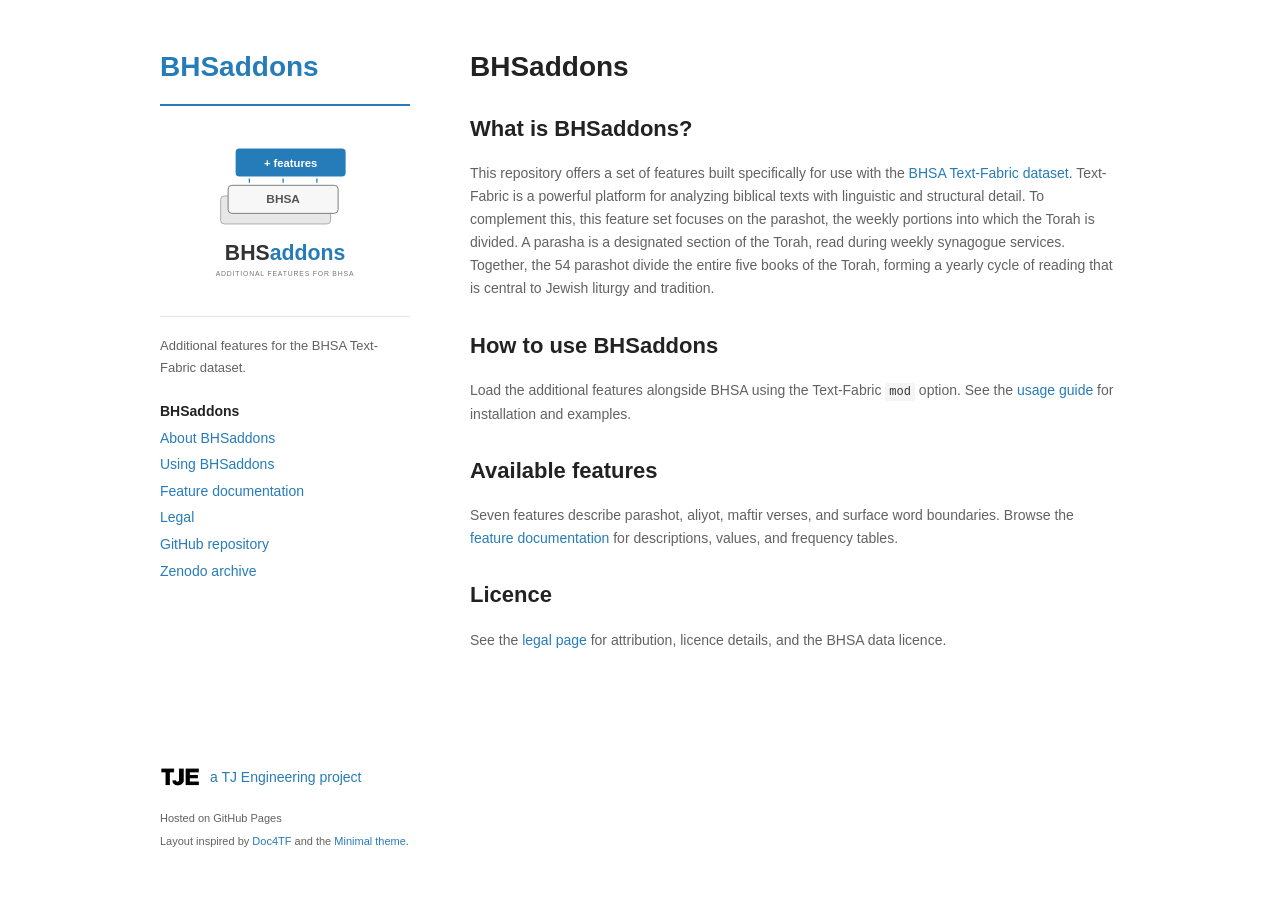
<file: docs/index.html>
<!doctype html>
<html lang="en"><head><meta charset="utf-8"><meta name="viewport" content="width=device-width, initial-scale=1">
<title>BHSaddons | BHSaddons</title>
<meta name="description" content="Additional parasha, aliya and word boundary features for the BHSA Text-Fabric dataset.">
<meta name="google-site-verification" content="P2fChlUk8978ugv3-hcITlCr_R8T1WltycEABFvWiP4" />
<link rel="icon" href="assets/favicon.svg" type="image/svg+xml"><link rel="stylesheet" href="assets/style.css"></head>
<body><a class="skip" href="#content">Skip to content</a><div class="wrapper">
<header><h1><a href="index.html">BHSaddons</a></h1>
<div class="project-mark"><img src="assets/logo.svg" width="250" height="163" alt="BHSaddons — additional features layered on the BHSA dataset"></div>
<p class="tagline">Additional features for the BHSA Text-Fabric dataset.</p>
<nav aria-label="Project navigation"><a href="index.html" aria-current="page">BHSaddons</a><a href="about.html">About BHSaddons</a><a href="usage.html">Using BHSaddons</a><a href="features.html">Feature documentation</a><a href="legal.html">Legal</a><a href="https://github.com/tonyjurg/BHSaddons">GitHub repository</a><a href="https://doi.org/10.5281/zenodo.14051603">Zenodo archive</a></nav></header>
<main id="content"><h1>BHSaddons</h1>
<h2>What is BHSaddons?</h2>
<p>This repository offers a set of features built specifically for use with the <a href="https://etcbc.github.io/bhsa/">BHSA Text-Fabric dataset</a>. Text-Fabric is a powerful platform for analyzing biblical texts with linguistic and structural detail. To complement this, this feature set focuses on the parashot, the weekly portions into which the Torah is divided. A parasha is a designated section of the Torah, read during weekly synagogue services. Together, the 54 parashot divide the entire five books of the Torah, forming a yearly cycle of reading that is central to Jewish liturgy and tradition.</p>
<h2>How to use BHSaddons</h2>
<p>Load the additional features alongside BHSA using the Text-Fabric <code>mod</code> option. See the <a href="usage.html">usage guide</a> for installation and examples.</p>
<h2>Available features</h2>
<p>Seven features describe parashot, aliyot, maftir verses, and surface word boundaries. Browse the <a href="features.html">feature documentation</a> for descriptions, values, and frequency tables.</p>
<h2>Licence</h2>
<p>See the <a href="legal.html">legal page</a> for attribution, licence details, and the BHSA data licence.</p></main>
<footer><p><a class="project-credit" href="https://www.tj-engineering.nl"><img src="assets/tje-black.png" width="40" height="40" alt="TJ Engineering"><span>a TJ Engineering project</span></a></p><p><small>Hosted on GitHub Pages<br>Layout inspired by <a href="https://tonyjurg.github.io/Doc4TF/">Doc4TF</a> and the <a href="https://github.com/orderedlist/minimal">Minimal theme</a>.</small></p></footer>
</div></body></html>
</file>
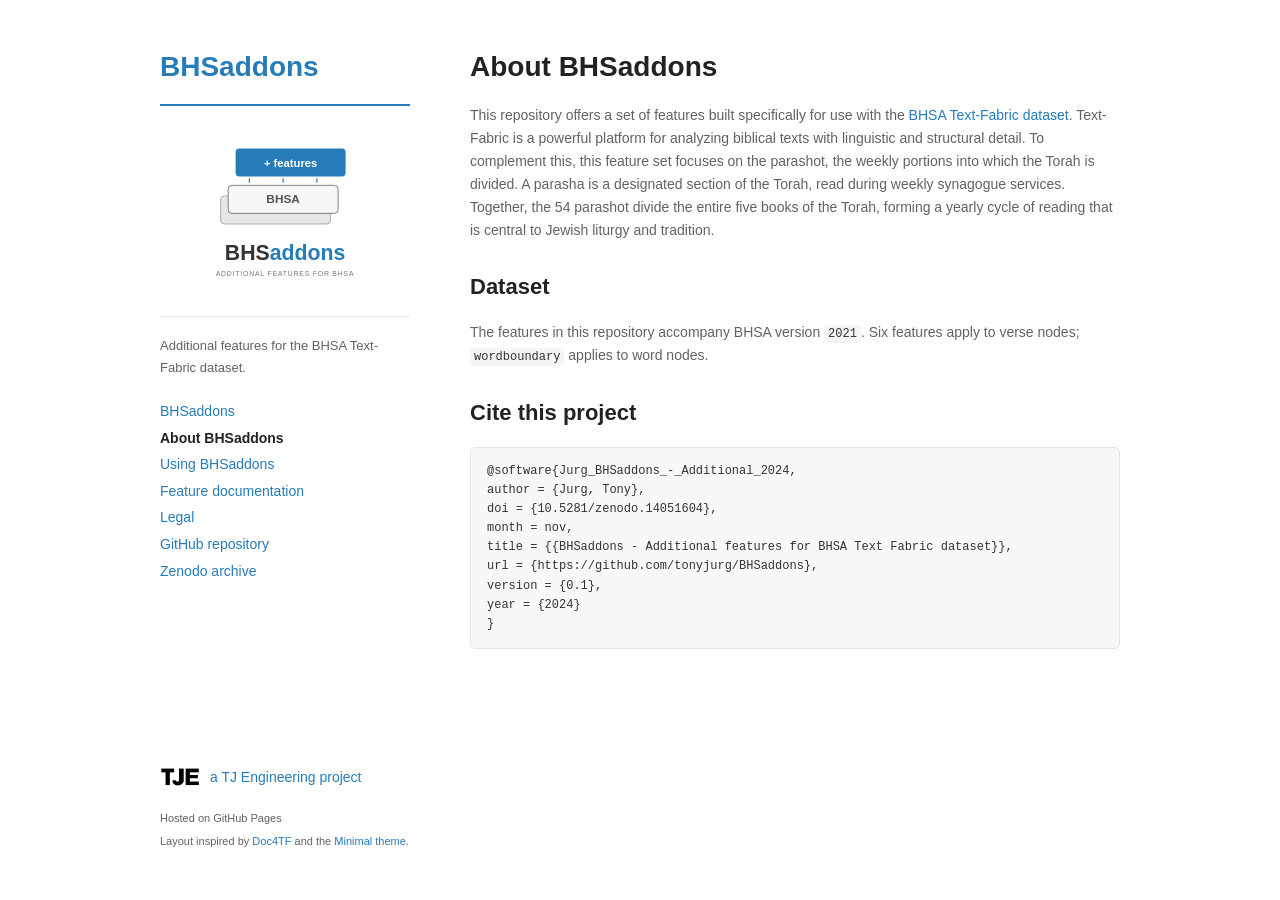
<file: docs/about.html>
<!doctype html>
<html lang="en"><head><meta charset="utf-8"><meta name="viewport" content="width=device-width, initial-scale=1">
<title>About BHSaddons | BHSaddons</title>
<meta name="description" content="Additional parasha, aliya and word boundary features for the BHSA Text-Fabric dataset.">
<link rel="icon" href="assets/favicon.svg" type="image/svg+xml"><link rel="stylesheet" href="assets/style.css"></head>
<body><a class="skip" href="#content">Skip to content</a><div class="wrapper">
<header><h1><a href="index.html">BHSaddons</a></h1>
<div class="project-mark"><img src="assets/logo.svg" width="250" height="163" alt="BHSaddons — additional features layered on the BHSA dataset"></div>
<p class="tagline">Additional features for the BHSA Text-Fabric dataset.</p>
<nav aria-label="Project navigation"><a href="index.html">BHSaddons</a><a href="about.html" aria-current="page">About BHSaddons</a><a href="usage.html">Using BHSaddons</a><a href="features.html">Feature documentation</a><a href="legal.html">Legal</a><a href="https://github.com/tonyjurg/BHSaddons">GitHub repository</a><a href="https://doi.org/10.5281/zenodo.14051603">Zenodo archive</a></nav></header>
<main id="content"><h1>About BHSaddons</h1>
<p>This repository offers a set of features built specifically for use with the <a href="https://etcbc.github.io/bhsa/">BHSA Text-Fabric dataset</a>. Text-Fabric is a powerful platform for analyzing biblical texts with linguistic and structural detail. To complement this, this feature set focuses on the parashot, the weekly portions into which the Torah is divided. A parasha is a designated section of the Torah, read during weekly synagogue services. Together, the 54 parashot divide the entire five books of the Torah, forming a yearly cycle of reading that is central to Jewish liturgy and tradition.</p>
<h2>Dataset</h2>
<p>The features in this repository accompany BHSA version <code>2021</code>. Six features apply to verse nodes; <code>wordboundary</code> applies to word nodes.</p>
<h2>Cite this project</h2>
<pre><code>@software{Jurg_BHSaddons_-_Additional_2024,
author = {Jurg, Tony},
doi = {10.5281/zenodo.14051604},
month = nov,
title = {{BHSaddons - Additional features for BHSA Text Fabric dataset}},
url = {https://github.com/tonyjurg/BHSaddons},
version = {0.1},
year = {2024}
}</code></pre></main>
<footer><p><a class="project-credit" href="https://www.tj-engineering.nl"><img src="assets/tje-black.png" width="40" height="40" alt="TJ Engineering"><span>a TJ Engineering project</span></a></p><p><small>Hosted on GitHub Pages<br>Layout inspired by <a href="https://tonyjurg.github.io/Doc4TF/">Doc4TF</a> and the <a href="https://github.com/orderedlist/minimal">Minimal theme</a>.</small></p></footer>
</div></body></html>
</file>
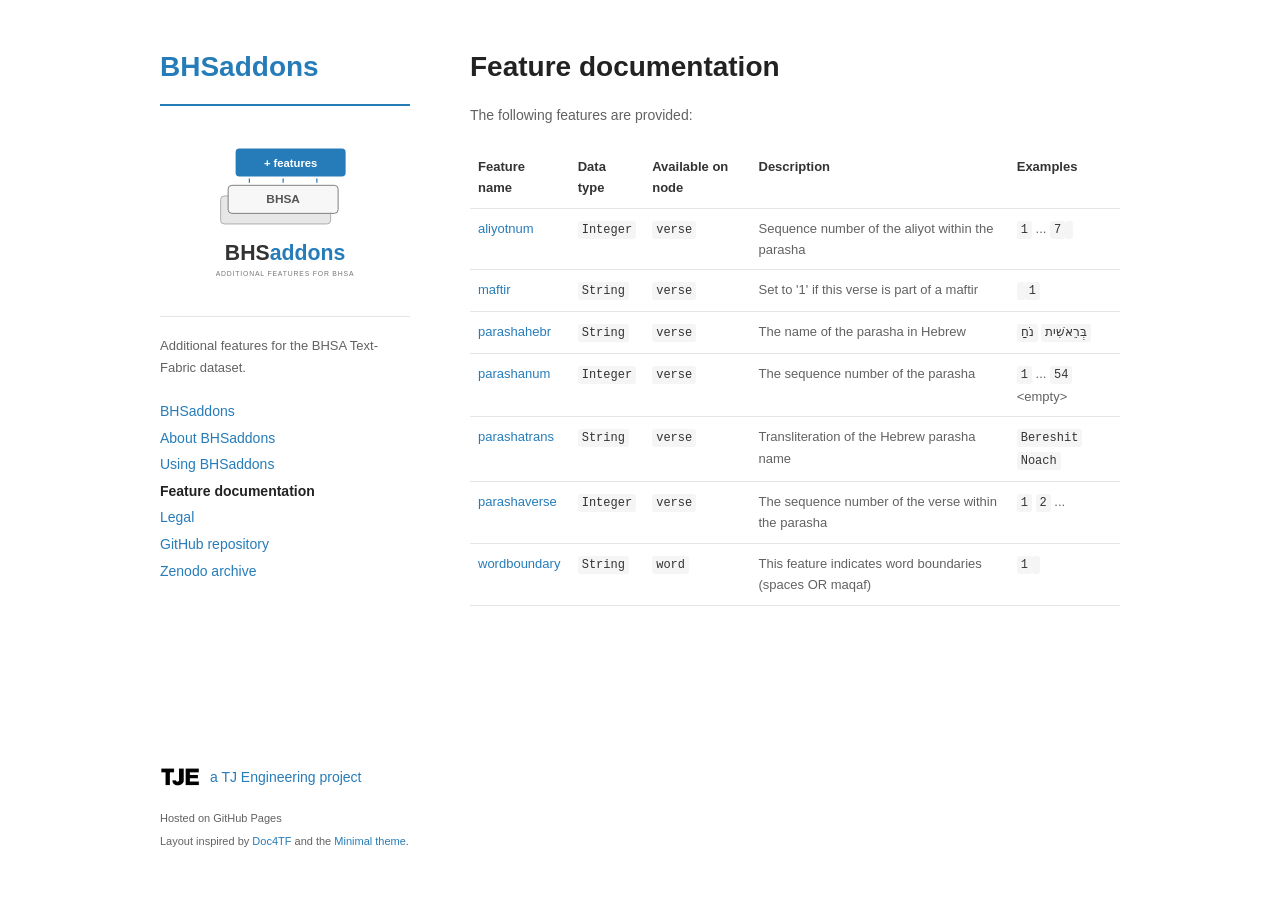
<file: docs/features.html>
<!doctype html>
<html lang="en"><head><meta charset="utf-8"><meta name="viewport" content="width=device-width, initial-scale=1">
<title>Feature documentation | BHSaddons</title>
<meta name="description" content="Additional parasha, aliya and word boundary features for the BHSA Text-Fabric dataset.">
<link rel="icon" href="assets/favicon.svg" type="image/svg+xml"><link rel="stylesheet" href="assets/style.css"></head>
<body><a class="skip" href="#content">Skip to content</a><div class="wrapper">
<header><h1><a href="index.html">BHSaddons</a></h1>
<div class="project-mark"><img src="assets/logo.svg" width="250" height="163" alt="BHSaddons — additional features layered on the BHSA dataset"></div>
<p class="tagline">Additional features for the BHSA Text-Fabric dataset.</p>
<nav aria-label="Project navigation"><a href="index.html">BHSaddons</a><a href="about.html">About BHSaddons</a><a href="usage.html">Using BHSaddons</a><a href="features.html" aria-current="page">Feature documentation</a><a href="legal.html">Legal</a><a href="https://github.com/tonyjurg/BHSaddons">GitHub repository</a><a href="https://doi.org/10.5281/zenodo.14051603">Zenodo archive</a></nav></header>
<main id="content"><h1>Feature documentation</h1>
<p>The following features are provided:</p>
<div class="table-wrap"><table><thead><tr><th>Feature name</th><th>Data type</th><th>Available on node</th><th>Description</th><th>Examples</th></tr></thead><tbody><tr><td><a href="features/aliyotnum.html">aliyotnum</a></td><td><code>Integer</code></td><td><code>verse</code></td><td>Sequence number of the aliyot within the parasha</td><td><code>1</code> ... <code>7</code> <span><code> </code></span></td></tr><tr><td><a href="features/maftir.html">maftir</a></td><td><code>String</code></td><td><code>verse</code></td><td>Set to '1' if this verse is part of a maftir</td><td><span><code> </code></span> <code>1</code></td></tr><tr><td><a href="features/parashahebr.html">parashahebr</a></td><td><code>String</code></td><td><code>verse</code></td><td>The name of the parasha in Hebrew</td><td><code>בְּרֵאשִׁית</code> <code>נֹחַ</code></td></tr><tr><td><a href="features/parashanum.html">parashanum</a></td><td><code>Integer</code></td><td><code>verse</code></td><td>The sequence number of the parasha</td><td><code>1</code> ... <code>54</code> &lt;empty&gt;</td></tr><tr><td><a href="features/parashatrans.html">parashatrans</a></td><td><code>String</code></td><td><code>verse</code></td><td>Transliteration of the Hebrew parasha name</td><td><code>Bereshit</code> <code>Noach</code></td></tr><tr><td><a href="features/parashaverse.html">parashaverse</a></td><td><code>Integer</code></td><td><code>verse</code></td><td>The sequence number of the verse within the parasha</td><td><code>1</code> <code>2</code> ...</td></tr><tr><td><a href="features/wordboundary.html">wordboundary</a></td><td><code>String</code></td><td><code>word</code></td><td>This feature indicates word boundaries (spaces OR maqaf)</td><td><code>1</code> <span><code> </code></span></td></tr></tbody></table></div></main>
<footer><p><a class="project-credit" href="https://www.tj-engineering.nl"><img src="assets/tje-black.png" width="40" height="40" alt="TJ Engineering"><span>a TJ Engineering project</span></a></p><p><small>Hosted on GitHub Pages<br>Layout inspired by <a href="https://tonyjurg.github.io/Doc4TF/">Doc4TF</a> and the <a href="https://github.com/orderedlist/minimal">Minimal theme</a>.</small></p></footer>
</div></body></html>
</file>
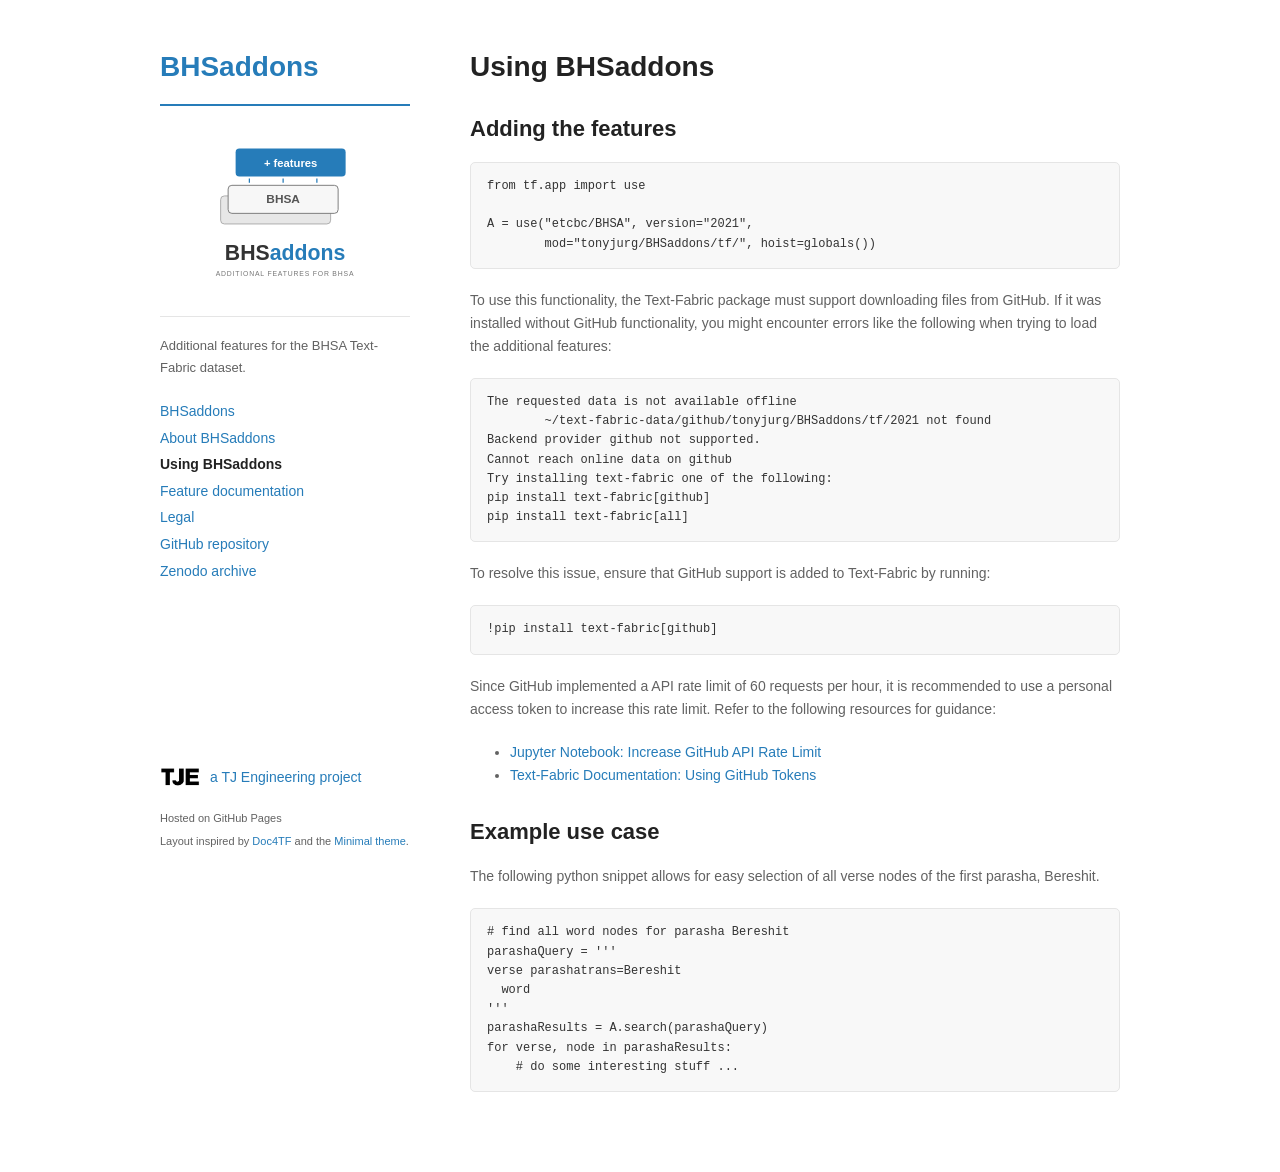
<file: docs/usage.html>
<!doctype html>
<html lang="en"><head><meta charset="utf-8"><meta name="viewport" content="width=device-width, initial-scale=1">
<title>Using BHSaddons | BHSaddons</title>
<meta name="description" content="Additional parasha, aliya and word boundary features for the BHSA Text-Fabric dataset.">
<link rel="icon" href="assets/favicon.svg" type="image/svg+xml"><link rel="stylesheet" href="assets/style.css"></head>
<body><a class="skip" href="#content">Skip to content</a><div class="wrapper">
<header><h1><a href="index.html">BHSaddons</a></h1>
<div class="project-mark"><img src="assets/logo.svg" width="250" height="163" alt="BHSaddons — additional features layered on the BHSA dataset"></div>
<p class="tagline">Additional features for the BHSA Text-Fabric dataset.</p>
<nav aria-label="Project navigation"><a href="index.html">BHSaddons</a><a href="about.html">About BHSaddons</a><a href="usage.html" aria-current="page">Using BHSaddons</a><a href="features.html">Feature documentation</a><a href="legal.html">Legal</a><a href="https://github.com/tonyjurg/BHSaddons">GitHub repository</a><a href="https://doi.org/10.5281/zenodo.14051603">Zenodo archive</a></nav></header>
<main id="content"><h1>Using BHSaddons</h1>
<h2>Adding the features</h2>
<pre><code>from tf.app import use

A = use(&quot;etcbc/BHSA&quot;, version=&quot;2021&quot;,
        mod=&quot;tonyjurg/BHSaddons/tf/&quot;, hoist=globals())</code></pre>
<p>To use this functionality, the Text-Fabric package must support downloading files from GitHub. If it was installed without GitHub functionality, you might encounter errors like the following when trying to load the additional features:</p>
<pre><code>The requested data is not available offline
	~/text-fabric-data/github/tonyjurg/BHSaddons/tf/2021 not found
Backend provider github not supported.
Cannot reach online data on github
Try installing text-fabric one of the following:
pip install text-fabric[github]
pip install text-fabric[all]</code></pre>
<p>To resolve this issue, ensure that GitHub support is added to Text-Fabric by running:</p>
<pre><code>!pip install text-fabric[github]</code></pre>
<p>Since GitHub implemented a API rate limit of 60 requests per hour, it is recommended to use a personal access token to increase this rate limit. Refer to the following resources for guidance:</p>
<ul><li><a href="https://nbviewer.org/github/CenterBLC/N1904/blob/main/docs/tutorial/Increase_GitHub_rate_limit.ipynb">Jupyter Notebook: Increase GitHub API Rate Limit</a></li><li><a href="https://annotation.github.io/text-fabric/tf/advanced/repo.html#token-in-environment-variables">Text-Fabric Documentation: Using GitHub Tokens</a></li></ul>
<h2>Example use case</h2>
<p>The following python snippet allows for easy selection of all verse nodes of the first parasha, Bereshit.</p>
<pre><code># find all word nodes for parasha Bereshit
parashaQuery = &#x27;&#x27;&#x27;
verse parashatrans=Bereshit
  word
&#x27;&#x27;&#x27;
parashaResults = A.search(parashaQuery)
for verse, node in parashaResults:
    # do some interesting stuff ...</code></pre></main>
<footer><p><a class="project-credit" href="https://www.tj-engineering.nl"><img src="assets/tje-black.png" width="40" height="40" alt="TJ Engineering"><span>a TJ Engineering project</span></a></p><p><small>Hosted on GitHub Pages<br>Layout inspired by <a href="https://tonyjurg.github.io/Doc4TF/">Doc4TF</a> and the <a href="https://github.com/orderedlist/minimal">Minimal theme</a>.</small></p></footer>
</div></body></html>
</file>
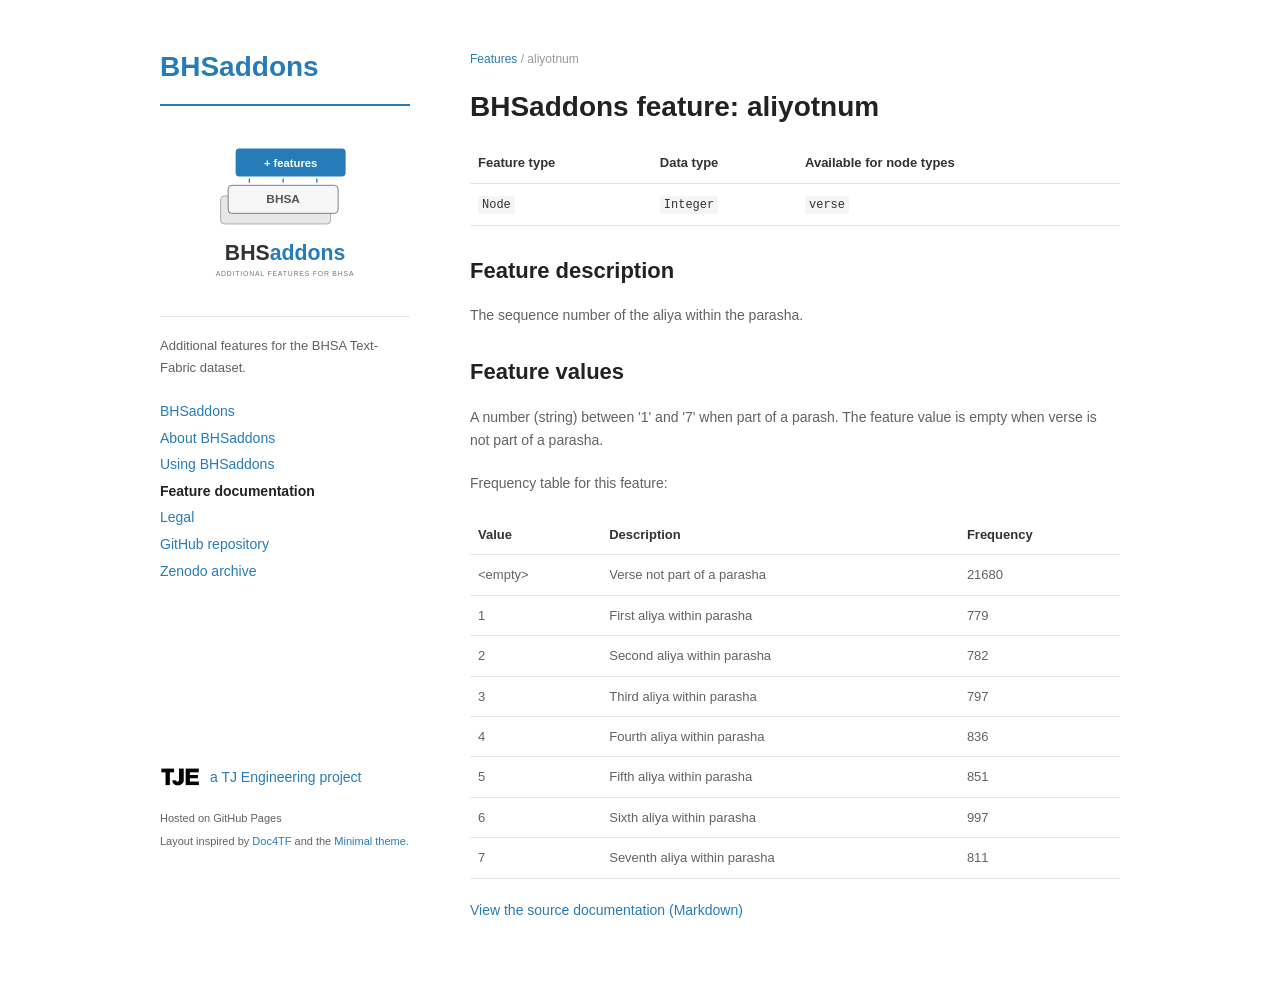
<file: docs/features/aliyotnum.html>
<!doctype html>
<html lang="en"><head><meta charset="utf-8"><meta name="viewport" content="width=device-width, initial-scale=1">
<title>aliyotnum | BHSaddons</title>
<meta name="description" content="Additional parasha, aliya and word boundary features for the BHSA Text-Fabric dataset.">
<link rel="icon" href="../assets/favicon.svg" type="image/svg+xml"><link rel="stylesheet" href="../assets/style.css"></head>
<body><a class="skip" href="#content">Skip to content</a><div class="wrapper">
<header><h1><a href="../index.html">BHSaddons</a></h1>
<div class="project-mark"><img src="../assets/logo.svg" width="250" height="163" alt="BHSaddons — additional features layered on the BHSA dataset"></div>
<p class="tagline">Additional features for the BHSA Text-Fabric dataset.</p>
<nav aria-label="Project navigation"><a href="../index.html">BHSaddons</a><a href="../about.html">About BHSaddons</a><a href="../usage.html">Using BHSaddons</a><a href="../features.html" aria-current="page">Feature documentation</a><a href="../legal.html">Legal</a><a href="https://github.com/tonyjurg/BHSaddons">GitHub repository</a><a href="https://doi.org/10.5281/zenodo.14051603">Zenodo archive</a></nav></header>
<main id="content"><p class="breadcrumb"><a href="../features.html">Features</a> / aliyotnum</p><h1> BHSaddons feature: aliyotnum</h1>
<div class="table-wrap"><table><thead><tr><th>Feature type</th><th>Data type</th><th>Available for node types</th></tr></thead><tbody><tr><td><code>Node</code></td><td><code>Integer</code></td><td><code>verse</code></td></tr></tbody></table></div>
<h2>Feature description</h2>
<p>The sequence number of the aliya within the parasha.</p>
<h2>Feature values</h2>
<p>A number (string) between '1' and '7' when part of a parash. The feature value is empty when verse is not part of a parasha.</p>
<p>Frequency table for this feature:</p>
<div class="table-wrap"><table><thead><tr><th>Value</th><th>Description</th><th>Frequency</th></tr></thead><tbody><tr><td>&lt;empty&gt;</td><td>Verse not part of a parasha</td><td>21680</td></tr><tr><td>1</td><td>First aliya within parasha</td><td>779</td></tr><tr><td>2</td><td>Second aliya within parasha</td><td>782</td></tr><tr><td>3</td><td>Third aliya within parasha</td><td>797</td></tr><tr><td>4</td><td>Fourth aliya within parasha</td><td>836</td></tr><tr><td>5</td><td>Fifth aliya within parasha</td><td>851</td></tr><tr><td>6</td><td>Sixth aliya within parasha</td><td>997</td></tr><tr><td>7</td><td>Seventh aliya within parasha</td><td>811</td></tr></tbody></table></div><p><a href="aliyotnum.md">View the source documentation (Markdown)</a></p></main>
<footer><p><a class="project-credit" href="https://www.tj-engineering.nl"><img src="../assets/tje-black.png" width="40" height="40" alt="TJ Engineering"><span>a TJ Engineering project</span></a></p><p><small>Hosted on GitHub Pages<br>Layout inspired by <a href="https://tonyjurg.github.io/Doc4TF/">Doc4TF</a> and the <a href="https://github.com/orderedlist/minimal">Minimal theme</a>.</small></p></footer>
</div></body></html>
</file>
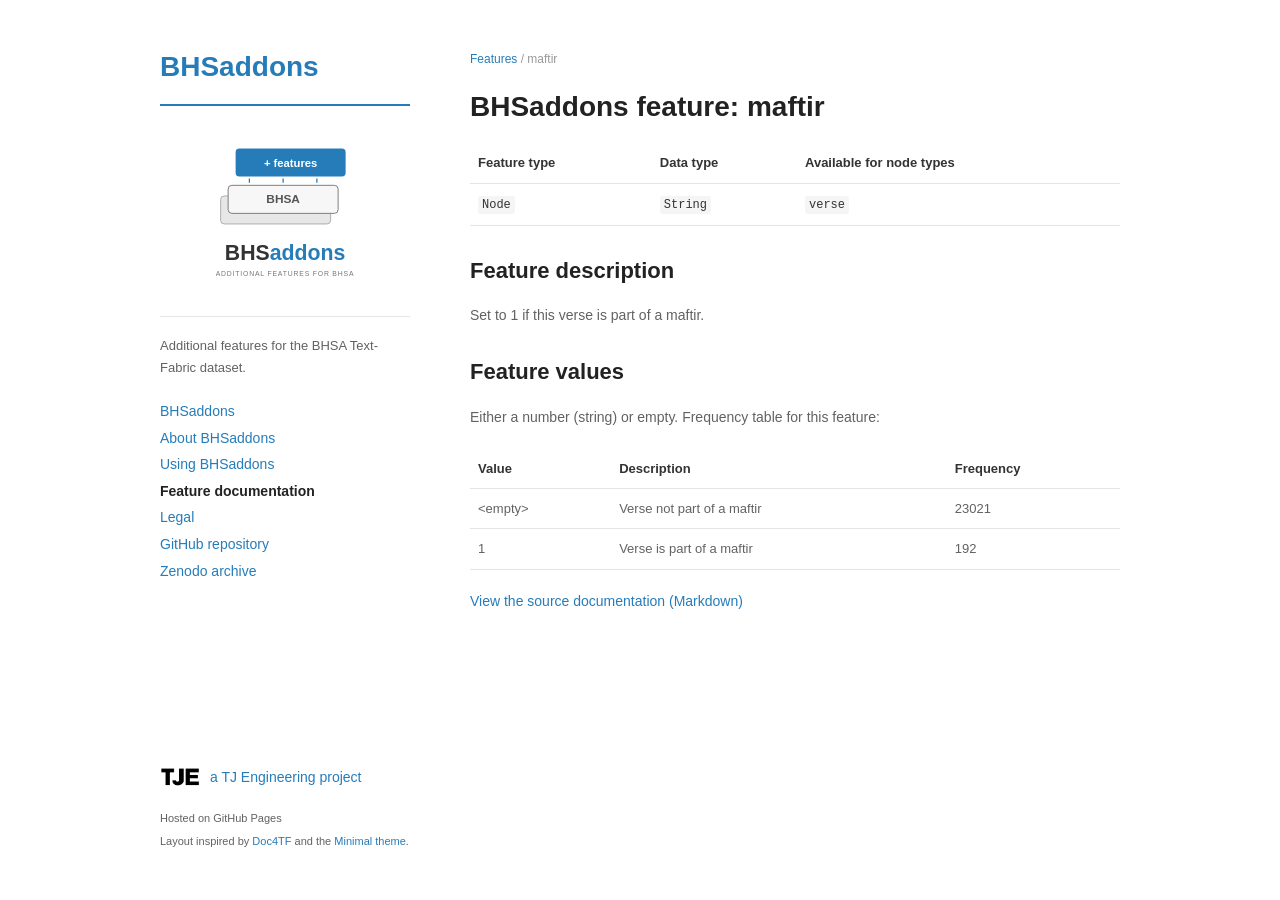
<file: docs/features/maftir.html>
<!doctype html>
<html lang="en"><head><meta charset="utf-8"><meta name="viewport" content="width=device-width, initial-scale=1">
<title>maftir | BHSaddons</title>
<meta name="description" content="Additional parasha, aliya and word boundary features for the BHSA Text-Fabric dataset.">
<link rel="icon" href="../assets/favicon.svg" type="image/svg+xml"><link rel="stylesheet" href="../assets/style.css"></head>
<body><a class="skip" href="#content">Skip to content</a><div class="wrapper">
<header><h1><a href="../index.html">BHSaddons</a></h1>
<div class="project-mark"><img src="../assets/logo.svg" width="250" height="163" alt="BHSaddons — additional features layered on the BHSA dataset"></div>
<p class="tagline">Additional features for the BHSA Text-Fabric dataset.</p>
<nav aria-label="Project navigation"><a href="../index.html">BHSaddons</a><a href="../about.html">About BHSaddons</a><a href="../usage.html">Using BHSaddons</a><a href="../features.html" aria-current="page">Feature documentation</a><a href="../legal.html">Legal</a><a href="https://github.com/tonyjurg/BHSaddons">GitHub repository</a><a href="https://doi.org/10.5281/zenodo.14051603">Zenodo archive</a></nav></header>
<main id="content"><p class="breadcrumb"><a href="../features.html">Features</a> / maftir</p><h1>BHSaddons feature: maftir</h1>
<div class="table-wrap"><table><thead><tr><th>Feature type</th><th>Data type</th><th>Available for node types</th></tr></thead><tbody><tr><td><code>Node</code></td><td><code>String</code></td><td><code>verse</code></td></tr></tbody></table></div>
<h2>Feature description</h2>
<p>Set to 1 if this verse is part of a maftir.</p>
<h2>Feature values</h2>
<p>Either a number (string) or empty. Frequency table for this feature:</p>
<div class="table-wrap"><table><thead><tr><th>Value</th><th>Description</th><th>Frequency</th></tr></thead><tbody><tr><td>&lt;empty&gt;</td><td>Verse not part of a maftir</td><td>23021</td></tr><tr><td>1</td><td>Verse is part of a maftir</td><td>192</td></tr></tbody></table></div><p><a href="maftir.md">View the source documentation (Markdown)</a></p></main>
<footer><p><a class="project-credit" href="https://www.tj-engineering.nl"><img src="../assets/tje-black.png" width="40" height="40" alt="TJ Engineering"><span>a TJ Engineering project</span></a></p><p><small>Hosted on GitHub Pages<br>Layout inspired by <a href="https://tonyjurg.github.io/Doc4TF/">Doc4TF</a> and the <a href="https://github.com/orderedlist/minimal">Minimal theme</a>.</small></p></footer>
</div></body></html>
</file>
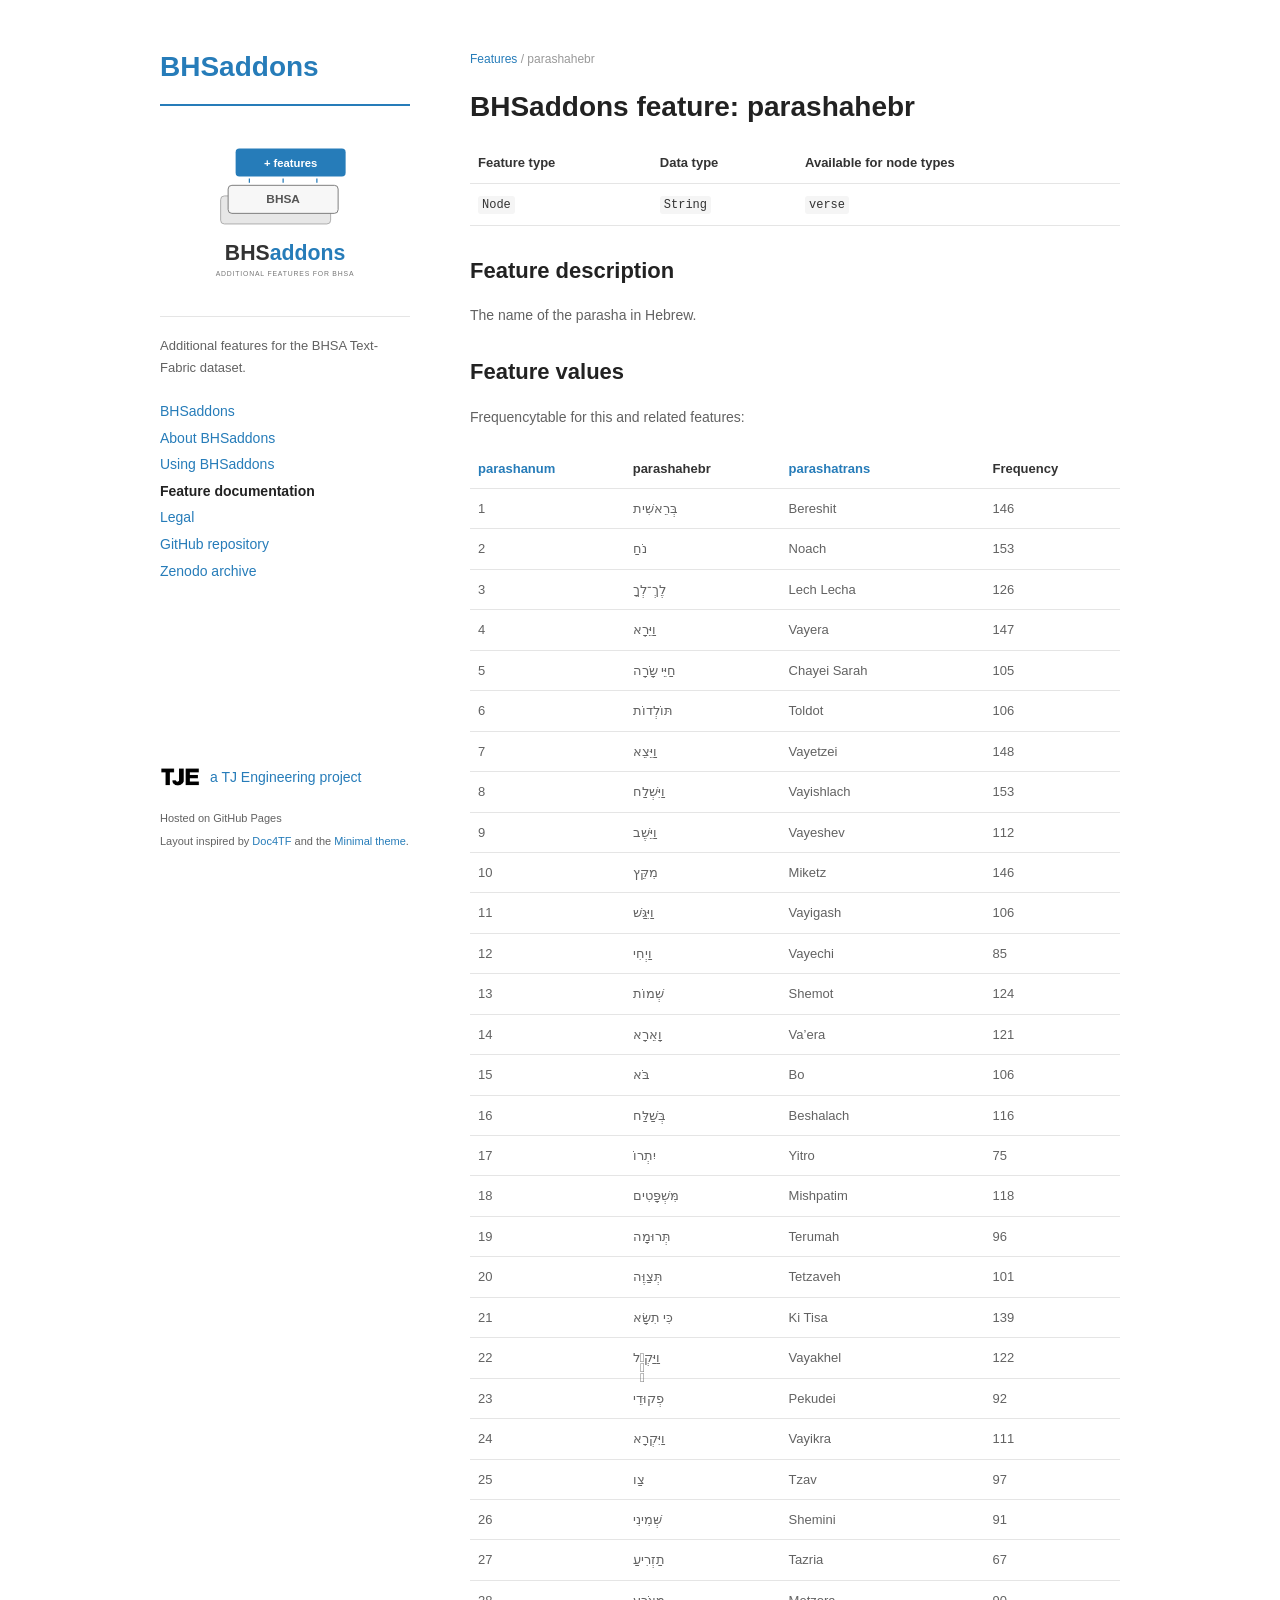
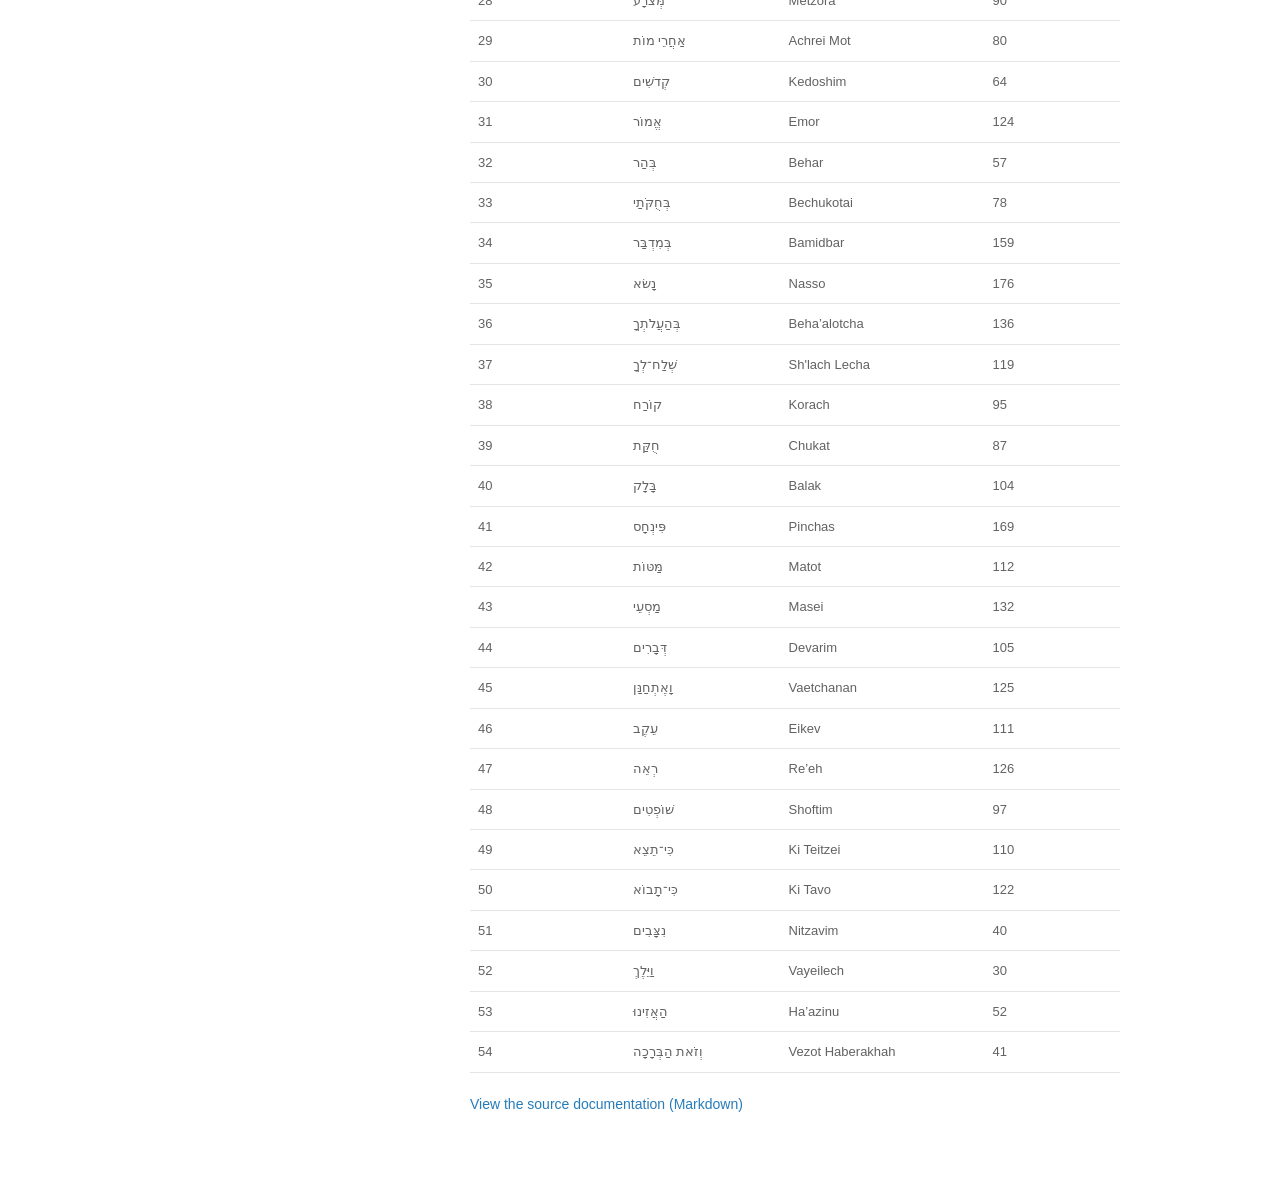
<file: docs/features/parashahebr.html>
<!doctype html>
<html lang="en"><head><meta charset="utf-8"><meta name="viewport" content="width=device-width, initial-scale=1">
<title>parashahebr | BHSaddons</title>
<meta name="description" content="Additional parasha, aliya and word boundary features for the BHSA Text-Fabric dataset.">
<link rel="icon" href="../assets/favicon.svg" type="image/svg+xml"><link rel="stylesheet" href="../assets/style.css"></head>
<body><a class="skip" href="#content">Skip to content</a><div class="wrapper">
<header><h1><a href="../index.html">BHSaddons</a></h1>
<div class="project-mark"><img src="../assets/logo.svg" width="250" height="163" alt="BHSaddons — additional features layered on the BHSA dataset"></div>
<p class="tagline">Additional features for the BHSA Text-Fabric dataset.</p>
<nav aria-label="Project navigation"><a href="../index.html">BHSaddons</a><a href="../about.html">About BHSaddons</a><a href="../usage.html">Using BHSaddons</a><a href="../features.html" aria-current="page">Feature documentation</a><a href="../legal.html">Legal</a><a href="https://github.com/tonyjurg/BHSaddons">GitHub repository</a><a href="https://doi.org/10.5281/zenodo.14051603">Zenodo archive</a></nav></header>
<main id="content"><p class="breadcrumb"><a href="../features.html">Features</a> / parashahebr</p><h1>BHSaddons feature: parashahebr</h1>
<div class="table-wrap"><table><thead><tr><th>Feature type</th><th>Data type</th><th>Available for node types</th></tr></thead><tbody><tr><td><code>Node</code></td><td><code>String</code></td><td><code>verse</code></td></tr></tbody></table></div>
<h2>Feature description</h2>
<p>The name of the parasha in Hebrew.</p>
<h2>Feature values</h2>
<p>Frequencytable for this and related features:</p>
<div class="table-wrap"><table><thead><tr><th><a href="parashanum.html">parashanum</a></th><th>parashahebr</th><th><a href="parashatrans.html">parashatrans</a></th><th>Frequency</th></tr></thead><tbody><tr><td>1</td><td>בְּרֵאשִׁית</td><td>Bereshit</td><td>146</td></tr><tr><td>2</td><td>נֹחַ</td><td>Noach</td><td>153</td></tr><tr><td>3</td><td>לֶךְ־לְךָ</td><td>Lech Lecha</td><td>126</td></tr><tr><td>4</td><td>וַיֵּרָא</td><td>Vayera</td><td>147</td></tr><tr><td>5</td><td>חַיֵּי שָֹרָה</td><td>Chayei Sarah</td><td>105</td></tr><tr><td>6</td><td>תּוֹלְדוֹת</td><td>Toldot</td><td>106</td></tr><tr><td>7</td><td>וַיֵּצֵא</td><td>Vayetzei</td><td>148</td></tr><tr><td>8</td><td>וַיִּשְׁלַח</td><td>Vayishlach</td><td>153</td></tr><tr><td>9</td><td>וַיֵּשֶׁב</td><td>Vayeshev</td><td>112</td></tr><tr><td>10</td><td>מִקֵּץ</td><td>Miketz</td><td>146</td></tr><tr><td>11</td><td>וַיִּגַּשׁ</td><td>Vayigash</td><td>106</td></tr><tr><td>12</td><td>וַיְחִי</td><td>Vayechi</td><td>85</td></tr><tr><td>13</td><td>שְׁמוֹת</td><td>Shemot</td><td>124</td></tr><tr><td>14</td><td>וָאֵרָא</td><td>Va’era</td><td>121</td></tr><tr><td>15</td><td>בֹּא</td><td>Bo</td><td>106</td></tr><tr><td>16</td><td>בְּשַׁלַּח</td><td>Beshalach</td><td>116</td></tr><tr><td>17</td><td>יִתְרוֹ</td><td>Yitro</td><td>75</td></tr><tr><td>18</td><td>מִּשְׁפָּטִים</td><td>Mishpatim</td><td>118</td></tr><tr><td>19</td><td>תְּרוּמָה</td><td>Terumah</td><td>96</td></tr><tr><td>20</td><td>תְּצַוֶּה</td><td>Tetzaveh</td><td>101</td></tr><tr><td>21</td><td>כִּי תִשָּׂא</td><td>Ki Tisa</td><td>139</td></tr><tr><td>22</td><td>וַיַּקְהֵ֣ל</td><td>Vayakhel</td><td>122</td></tr><tr><td>23</td><td>פְקוּדֵי</td><td>Pekudei</td><td>92</td></tr><tr><td>24</td><td>וַיִּקְרָא</td><td>Vayikra</td><td>111</td></tr><tr><td>25</td><td>צַו</td><td>Tzav</td><td>97</td></tr><tr><td>26</td><td>שְּׁמִינִי</td><td>Shemini</td><td>91</td></tr><tr><td>27</td><td>תַזְרִיעַ</td><td>Tazria</td><td>67</td></tr><tr><td>28</td><td>מְּצֹרָע</td><td>Metzora</td><td>90</td></tr><tr><td>29</td><td>אַחֲרֵי מוֹת</td><td>Achrei Mot</td><td>80</td></tr><tr><td>30</td><td>קְדשִׁים</td><td>Kedoshim</td><td>64</td></tr><tr><td>31</td><td>אֱמוֹר</td><td>Emor</td><td>124</td></tr><tr><td>32</td><td>בְּהַר</td><td>Behar</td><td>57</td></tr><tr><td>33</td><td>בְּחֻקֹּתַי</td><td>Bechukotai</td><td>78</td></tr><tr><td>34</td><td>בְּמִדְבַּר</td><td>Bamidbar</td><td>159</td></tr><tr><td>35</td><td>נָשׂא</td><td>Nasso</td><td>176</td></tr><tr><td>36</td><td>בְּהַעֲלֹתְךָ</td><td>Beha’alotcha</td><td>136</td></tr><tr><td>37</td><td>שְׁלַח־לְךָ</td><td>Sh'lach Lecha</td><td>119</td></tr><tr><td>38</td><td>קוֹרַח</td><td>Korach</td><td>95</td></tr><tr><td>39</td><td>חֻקַּת</td><td>Chukat</td><td>87</td></tr><tr><td>40</td><td>בָּלָק</td><td>Balak</td><td>104</td></tr><tr><td>41</td><td>פִּינְחָס</td><td>Pinchas</td><td>169</td></tr><tr><td>42</td><td>מַּטּוֹת</td><td>Matot</td><td>112</td></tr><tr><td>43</td><td>מַסְעֵי</td><td>Masei</td><td>132</td></tr><tr><td>44</td><td>דְּבָרִים</td><td>Devarim</td><td>105</td></tr><tr><td>45</td><td>וָאֶתְחַנַּן</td><td>Vaetchanan</td><td>125</td></tr><tr><td>46</td><td>עֵקֶב</td><td>Eikev</td><td>111</td></tr><tr><td>47</td><td>רְאֵה</td><td>Re’eh</td><td>126</td></tr><tr><td>48</td><td>שׁוֹפְטִים</td><td>Shoftim</td><td>97</td></tr><tr><td>49</td><td>כִּי־תֵצֵא</td><td>Ki Teitzei</td><td>110</td></tr><tr><td>50</td><td>כִּי־תָבוֹא</td><td>Ki Tavo</td><td>122</td></tr><tr><td>51</td><td>נִצָּבִים</td><td>Nitzavim</td><td>40</td></tr><tr><td>52</td><td>וַיֵּלֶךְ</td><td>Vayeilech</td><td>30</td></tr><tr><td>53</td><td>הַאֲזִינוּ</td><td>Ha’azinu</td><td>52</td></tr><tr><td>54</td><td>וְזֹאת הַבְּרָכָה</td><td>Vezot Haberakhah</td><td>41</td></tr></tbody></table></div><p><a href="parashahebr.md">View the source documentation (Markdown)</a></p></main>
<footer><p><a class="project-credit" href="https://www.tj-engineering.nl"><img src="../assets/tje-black.png" width="40" height="40" alt="TJ Engineering"><span>a TJ Engineering project</span></a></p><p><small>Hosted on GitHub Pages<br>Layout inspired by <a href="https://tonyjurg.github.io/Doc4TF/">Doc4TF</a> and the <a href="https://github.com/orderedlist/minimal">Minimal theme</a>.</small></p></footer>
</div></body></html>
</file>
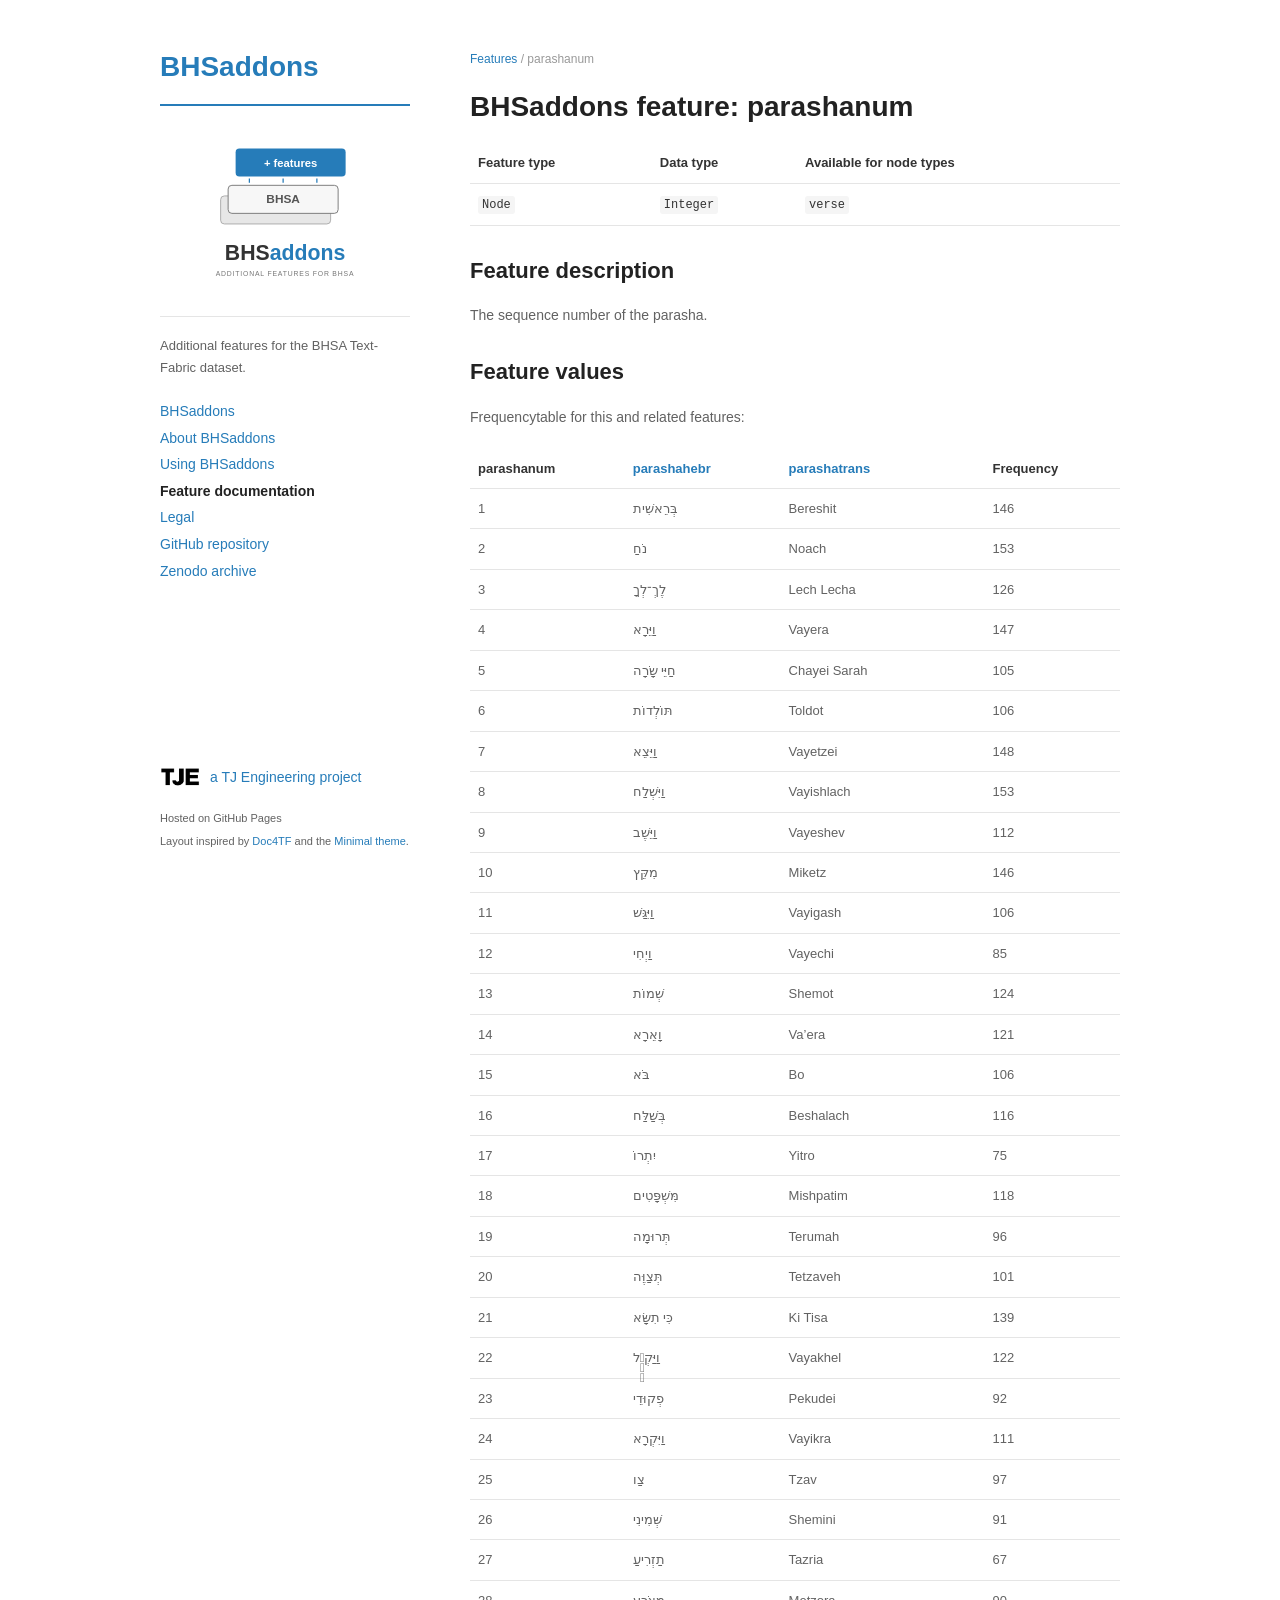
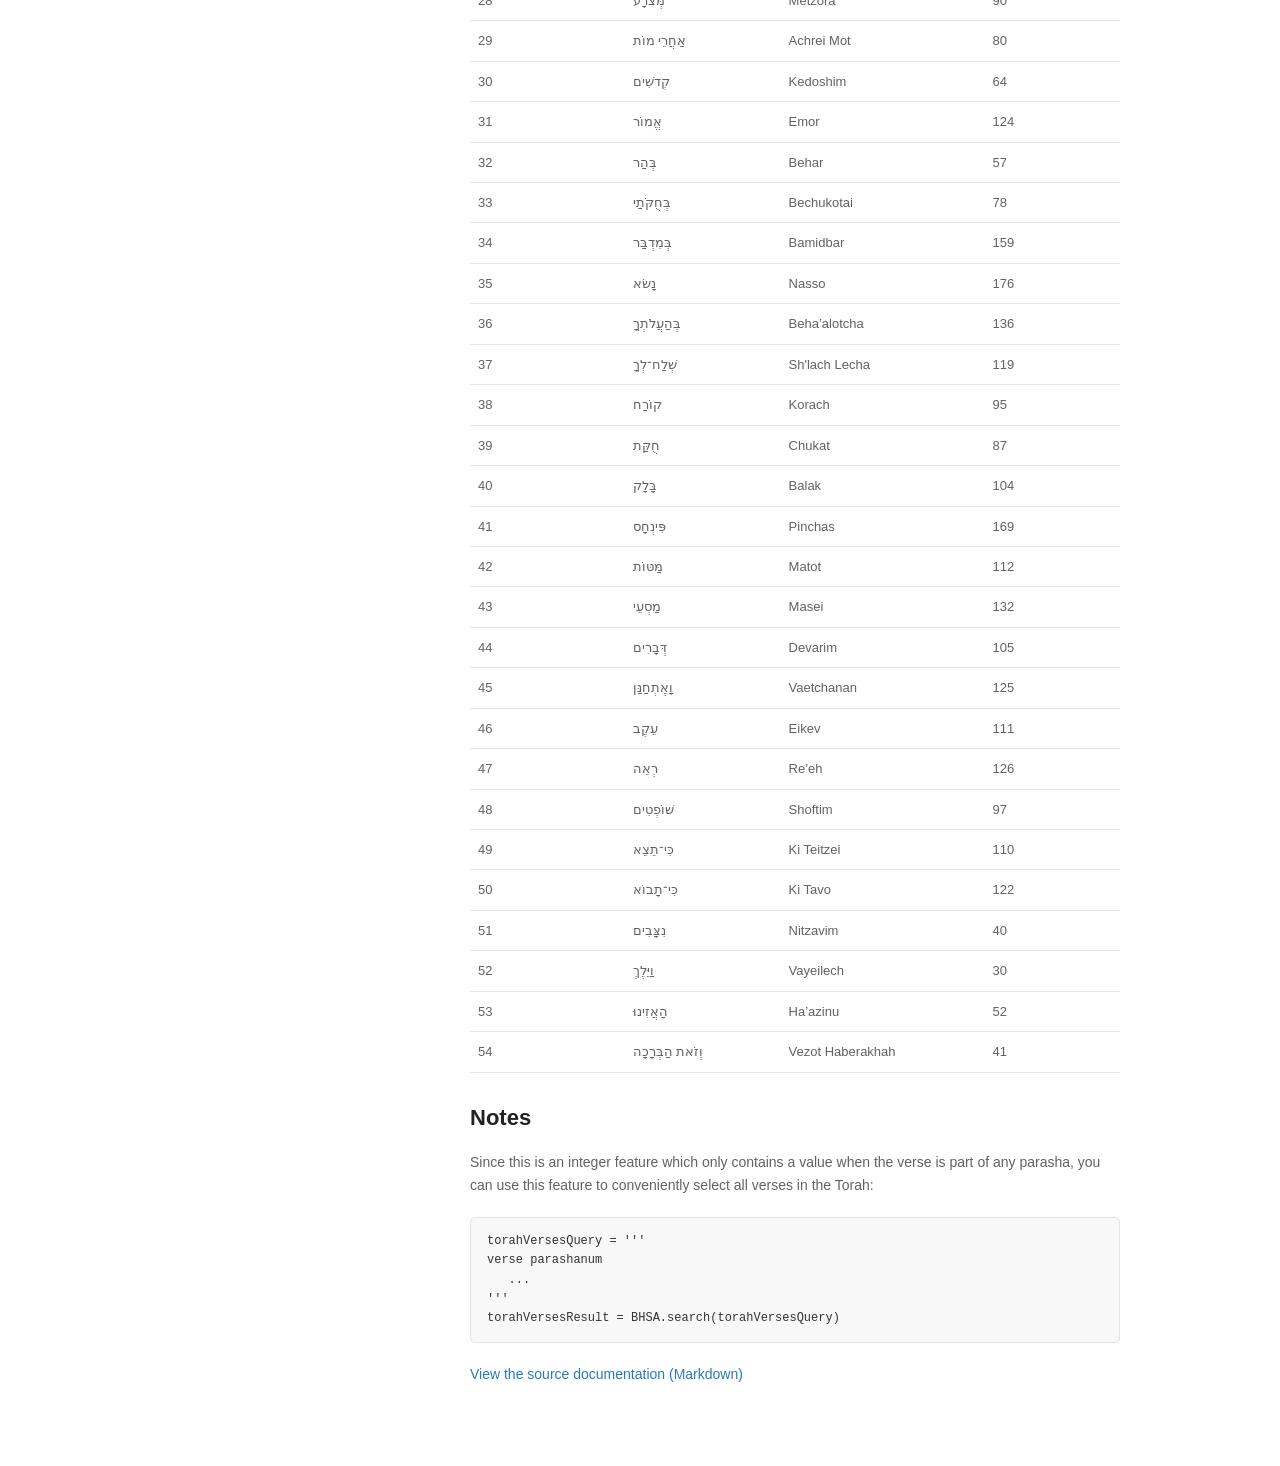
<file: docs/features/parashanum.html>
<!doctype html>
<html lang="en"><head><meta charset="utf-8"><meta name="viewport" content="width=device-width, initial-scale=1">
<title>parashanum | BHSaddons</title>
<meta name="description" content="Additional parasha, aliya and word boundary features for the BHSA Text-Fabric dataset.">
<link rel="icon" href="../assets/favicon.svg" type="image/svg+xml"><link rel="stylesheet" href="../assets/style.css"></head>
<body><a class="skip" href="#content">Skip to content</a><div class="wrapper">
<header><h1><a href="../index.html">BHSaddons</a></h1>
<div class="project-mark"><img src="../assets/logo.svg" width="250" height="163" alt="BHSaddons — additional features layered on the BHSA dataset"></div>
<p class="tagline">Additional features for the BHSA Text-Fabric dataset.</p>
<nav aria-label="Project navigation"><a href="../index.html">BHSaddons</a><a href="../about.html">About BHSaddons</a><a href="../usage.html">Using BHSaddons</a><a href="../features.html" aria-current="page">Feature documentation</a><a href="../legal.html">Legal</a><a href="https://github.com/tonyjurg/BHSaddons">GitHub repository</a><a href="https://doi.org/10.5281/zenodo.14051603">Zenodo archive</a></nav></header>
<main id="content"><p class="breadcrumb"><a href="../features.html">Features</a> / parashanum</p><h1>BHSaddons feature: parashanum</h1>
<div class="table-wrap"><table><thead><tr><th>Feature type</th><th>Data type</th><th>Available for node types</th></tr></thead><tbody><tr><td><code>Node</code></td><td><code>Integer</code></td><td><code>verse</code></td></tr></tbody></table></div>
<h2>Feature description</h2>
<p>The sequence number of the parasha.</p>
<h2>Feature values</h2>
<p>Frequencytable for this and related features:</p>
<div class="table-wrap"><table><thead><tr><th>parashanum</th><th><a href="parashahebr.html">parashahebr</a></th><th><a href="parashatrans.html">parashatrans</a></th><th>Frequency</th></tr></thead><tbody><tr><td>1</td><td>בְּרֵאשִׁית</td><td>Bereshit</td><td>146</td></tr><tr><td>2</td><td>נֹחַ</td><td>Noach</td><td>153</td></tr><tr><td>3</td><td>לֶךְ־לְךָ</td><td>Lech Lecha</td><td>126</td></tr><tr><td>4</td><td>וַיֵּרָא</td><td>Vayera</td><td>147</td></tr><tr><td>5</td><td>חַיֵּי שָֹרָה</td><td>Chayei Sarah</td><td>105</td></tr><tr><td>6</td><td>תּוֹלְדוֹת</td><td>Toldot</td><td>106</td></tr><tr><td>7</td><td>וַיֵּצֵא</td><td>Vayetzei</td><td>148</td></tr><tr><td>8</td><td>וַיִּשְׁלַח</td><td>Vayishlach</td><td>153</td></tr><tr><td>9</td><td>וַיֵּשֶׁב</td><td>Vayeshev</td><td>112</td></tr><tr><td>10</td><td>מִקֵּץ</td><td>Miketz</td><td>146</td></tr><tr><td>11</td><td>וַיִּגַּשׁ</td><td>Vayigash</td><td>106</td></tr><tr><td>12</td><td>וַיְחִי</td><td>Vayechi</td><td>85</td></tr><tr><td>13</td><td>שְׁמוֹת</td><td>Shemot</td><td>124</td></tr><tr><td>14</td><td>וָאֵרָא</td><td>Va’era</td><td>121</td></tr><tr><td>15</td><td>בֹּא</td><td>Bo</td><td>106</td></tr><tr><td>16</td><td>בְּשַׁלַּח</td><td>Beshalach</td><td>116</td></tr><tr><td>17</td><td>יִתְרוֹ</td><td>Yitro</td><td>75</td></tr><tr><td>18</td><td>מִּשְׁפָּטִים</td><td>Mishpatim</td><td>118</td></tr><tr><td>19</td><td>תְּרוּמָה</td><td>Terumah</td><td>96</td></tr><tr><td>20</td><td>תְּצַוֶּה</td><td>Tetzaveh</td><td>101</td></tr><tr><td>21</td><td>כִּי תִשָּׂא</td><td>Ki Tisa</td><td>139</td></tr><tr><td>22</td><td>וַיַּקְהֵ֣ל</td><td>Vayakhel</td><td>122</td></tr><tr><td>23</td><td>פְקוּדֵי</td><td>Pekudei</td><td>92</td></tr><tr><td>24</td><td>וַיִּקְרָא</td><td>Vayikra</td><td>111</td></tr><tr><td>25</td><td>צַו</td><td>Tzav</td><td>97</td></tr><tr><td>26</td><td>שְּׁמִינִי</td><td>Shemini</td><td>91</td></tr><tr><td>27</td><td>תַזְרִיעַ</td><td>Tazria</td><td>67</td></tr><tr><td>28</td><td>מְּצֹרָע</td><td>Metzora</td><td>90</td></tr><tr><td>29</td><td>אַחֲרֵי מוֹת</td><td>Achrei Mot</td><td>80</td></tr><tr><td>30</td><td>קְדשִׁים</td><td>Kedoshim</td><td>64</td></tr><tr><td>31</td><td>אֱמוֹר</td><td>Emor</td><td>124</td></tr><tr><td>32</td><td>בְּהַר</td><td>Behar</td><td>57</td></tr><tr><td>33</td><td>בְּחֻקֹּתַי</td><td>Bechukotai</td><td>78</td></tr><tr><td>34</td><td>בְּמִדְבַּר</td><td>Bamidbar</td><td>159</td></tr><tr><td>35</td><td>נָשׂא</td><td>Nasso</td><td>176</td></tr><tr><td>36</td><td>בְּהַעֲלֹתְךָ</td><td>Beha’alotcha</td><td>136</td></tr><tr><td>37</td><td>שְׁלַח־לְךָ</td><td>Sh'lach Lecha</td><td>119</td></tr><tr><td>38</td><td>קוֹרַח</td><td>Korach</td><td>95</td></tr><tr><td>39</td><td>חֻקַּת</td><td>Chukat</td><td>87</td></tr><tr><td>40</td><td>בָּלָק</td><td>Balak</td><td>104</td></tr><tr><td>41</td><td>פִּינְחָס</td><td>Pinchas</td><td>169</td></tr><tr><td>42</td><td>מַּטּוֹת</td><td>Matot</td><td>112</td></tr><tr><td>43</td><td>מַסְעֵי</td><td>Masei</td><td>132</td></tr><tr><td>44</td><td>דְּבָרִים</td><td>Devarim</td><td>105</td></tr><tr><td>45</td><td>וָאֶתְחַנַּן</td><td>Vaetchanan</td><td>125</td></tr><tr><td>46</td><td>עֵקֶב</td><td>Eikev</td><td>111</td></tr><tr><td>47</td><td>רְאֵה</td><td>Re’eh</td><td>126</td></tr><tr><td>48</td><td>שׁוֹפְטִים</td><td>Shoftim</td><td>97</td></tr><tr><td>49</td><td>כִּי־תֵצֵא</td><td>Ki Teitzei</td><td>110</td></tr><tr><td>50</td><td>כִּי־תָבוֹא</td><td>Ki Tavo</td><td>122</td></tr><tr><td>51</td><td>נִצָּבִים</td><td>Nitzavim</td><td>40</td></tr><tr><td>52</td><td>וַיֵּלֶךְ</td><td>Vayeilech</td><td>30</td></tr><tr><td>53</td><td>הַאֲזִינוּ</td><td>Ha’azinu</td><td>52</td></tr><tr><td>54</td><td>וְזֹאת הַבְּרָכָה</td><td>Vezot Haberakhah</td><td>41</td></tr></tbody></table></div>
<h2>Notes</h2>
<p>Since this is an integer feature which only contains a value when the verse is part of any parasha, you can use this feature to conveniently select all verses in the Torah:</p>
<pre><code>torahVersesQuery = &#x27;&#x27;&#x27;
verse parashanum
   ...
&#x27;&#x27;&#x27;
torahVersesResult = BHSA.search(torahVersesQuery)</code></pre><p><a href="parashanum.md">View the source documentation (Markdown)</a></p></main>
<footer><p><a class="project-credit" href="https://www.tj-engineering.nl"><img src="../assets/tje-black.png" width="40" height="40" alt="TJ Engineering"><span>a TJ Engineering project</span></a></p><p><small>Hosted on GitHub Pages<br>Layout inspired by <a href="https://tonyjurg.github.io/Doc4TF/">Doc4TF</a> and the <a href="https://github.com/orderedlist/minimal">Minimal theme</a>.</small></p></footer>
</div></body></html>
</file>
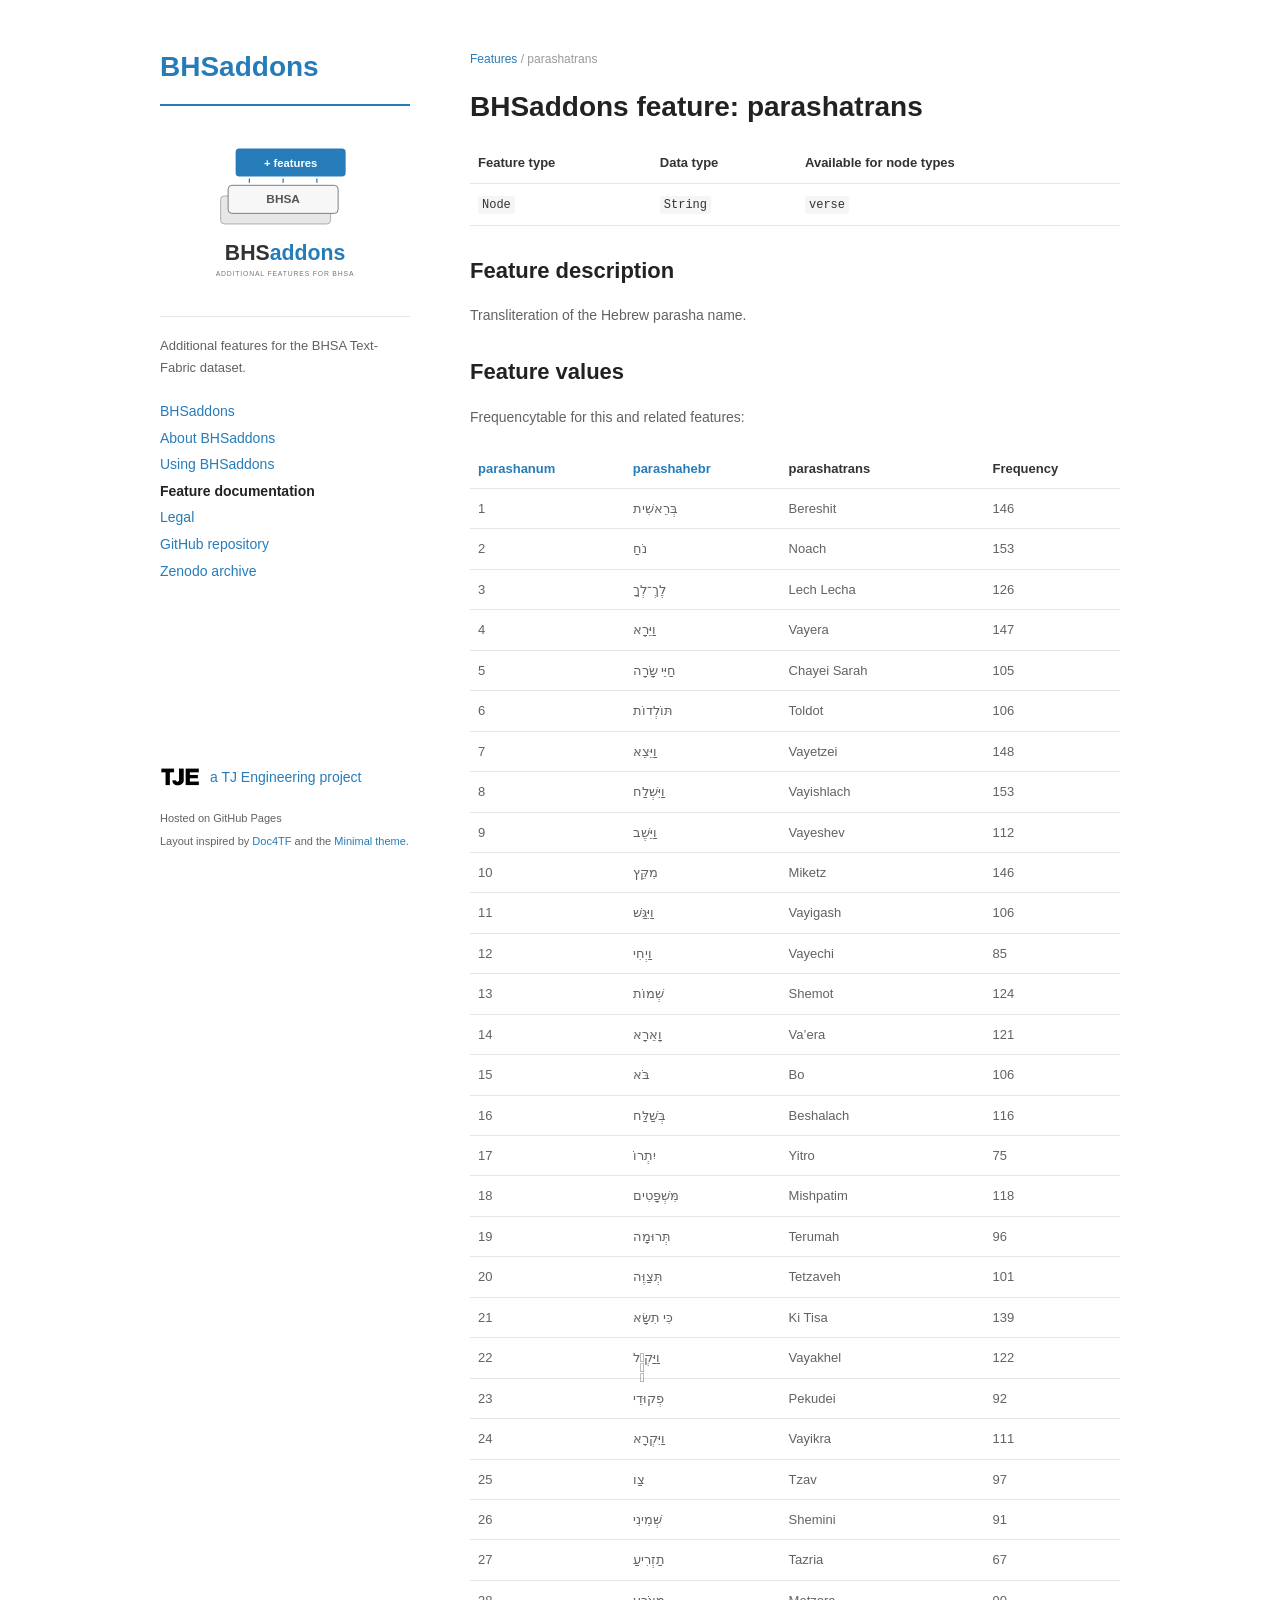
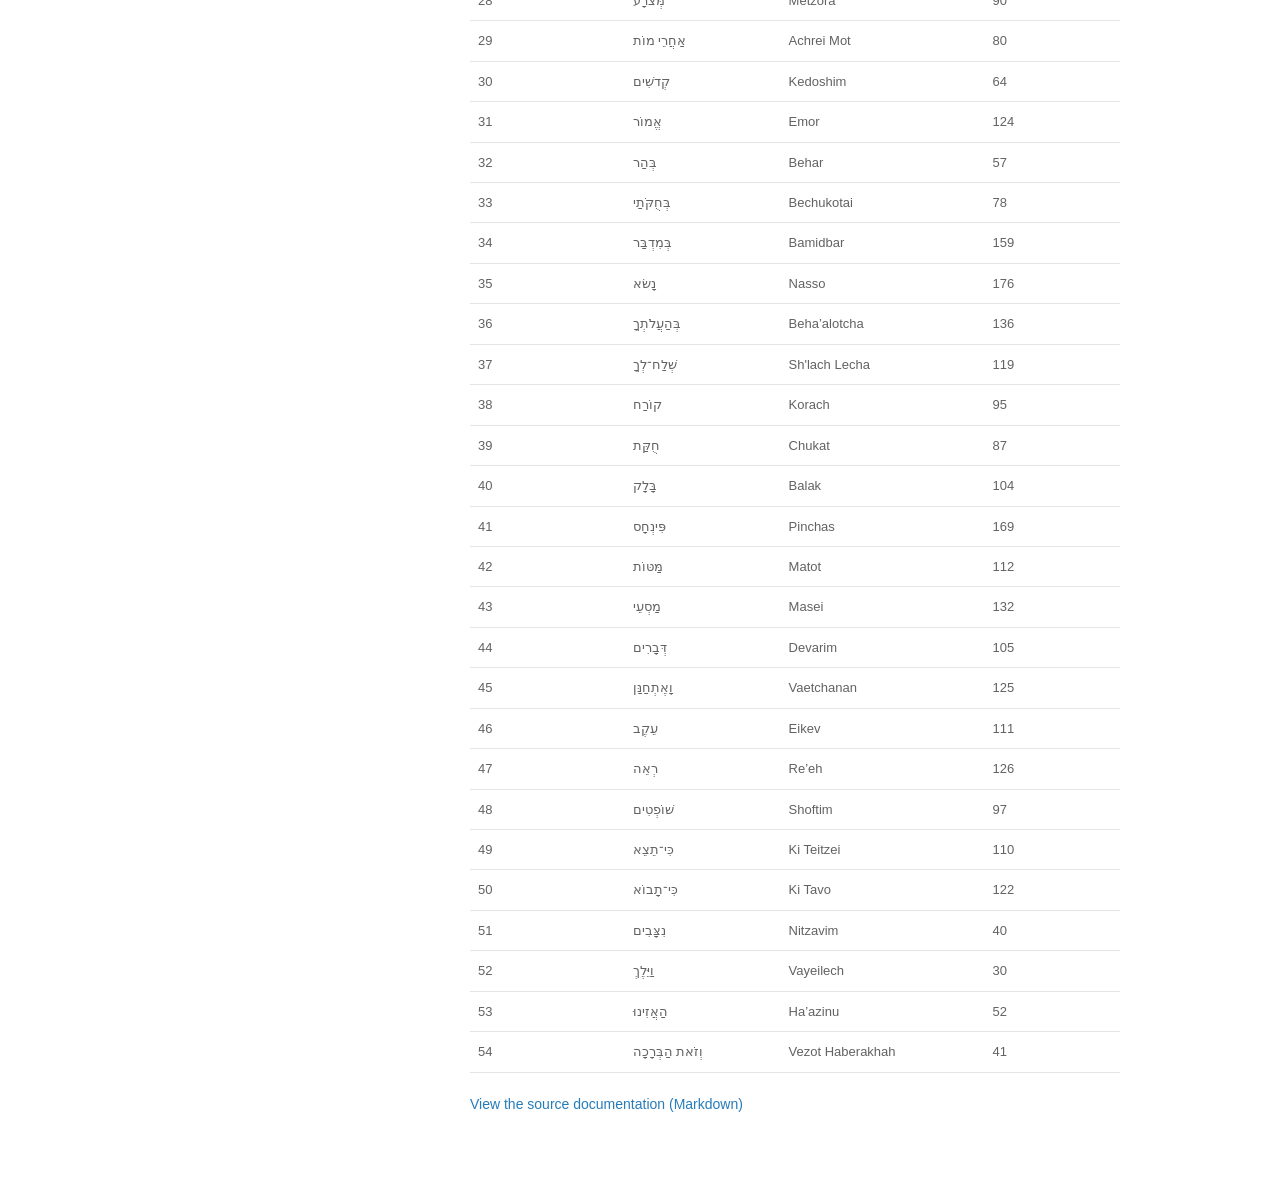
<file: docs/features/parashatrans.html>
<!doctype html>
<html lang="en"><head><meta charset="utf-8"><meta name="viewport" content="width=device-width, initial-scale=1">
<title>parashatrans | BHSaddons</title>
<meta name="description" content="Additional parasha, aliya and word boundary features for the BHSA Text-Fabric dataset.">
<link rel="icon" href="../assets/favicon.svg" type="image/svg+xml"><link rel="stylesheet" href="../assets/style.css"></head>
<body><a class="skip" href="#content">Skip to content</a><div class="wrapper">
<header><h1><a href="../index.html">BHSaddons</a></h1>
<div class="project-mark"><img src="../assets/logo.svg" width="250" height="163" alt="BHSaddons — additional features layered on the BHSA dataset"></div>
<p class="tagline">Additional features for the BHSA Text-Fabric dataset.</p>
<nav aria-label="Project navigation"><a href="../index.html">BHSaddons</a><a href="../about.html">About BHSaddons</a><a href="../usage.html">Using BHSaddons</a><a href="../features.html" aria-current="page">Feature documentation</a><a href="../legal.html">Legal</a><a href="https://github.com/tonyjurg/BHSaddons">GitHub repository</a><a href="https://doi.org/10.5281/zenodo.14051603">Zenodo archive</a></nav></header>
<main id="content"><p class="breadcrumb"><a href="../features.html">Features</a> / parashatrans</p><h1>BHSaddons feature: parashatrans</h1>
<div class="table-wrap"><table><thead><tr><th>Feature type</th><th>Data type</th><th>Available for node types</th></tr></thead><tbody><tr><td><code>Node</code></td><td><code>String</code></td><td><code>verse</code></td></tr></tbody></table></div>
<h2>Feature description</h2>
<p>Transliteration of the Hebrew parasha name.</p>
<h2>Feature values</h2>
<p>Frequencytable for this and related features:</p>
<div class="table-wrap"><table><thead><tr><th><a href="parashanum.html">parashanum</a></th><th><a href="parashahebr.html">parashahebr</a></th><th>parashatrans</th><th>Frequency</th></tr></thead><tbody><tr><td>1</td><td>בְּרֵאשִׁית</td><td>Bereshit</td><td>146</td></tr><tr><td>2</td><td>נֹחַ</td><td>Noach</td><td>153</td></tr><tr><td>3</td><td>לֶךְ־לְךָ</td><td>Lech Lecha</td><td>126</td></tr><tr><td>4</td><td>וַיֵּרָא</td><td>Vayera</td><td>147</td></tr><tr><td>5</td><td>חַיֵּי שָֹרָה</td><td>Chayei Sarah</td><td>105</td></tr><tr><td>6</td><td>תּוֹלְדוֹת</td><td>Toldot</td><td>106</td></tr><tr><td>7</td><td>וַיֵּצֵא</td><td>Vayetzei</td><td>148</td></tr><tr><td>8</td><td>וַיִּשְׁלַח</td><td>Vayishlach</td><td>153</td></tr><tr><td>9</td><td>וַיֵּשֶׁב</td><td>Vayeshev</td><td>112</td></tr><tr><td>10</td><td>מִקֵּץ</td><td>Miketz</td><td>146</td></tr><tr><td>11</td><td>וַיִּגַּשׁ</td><td>Vayigash</td><td>106</td></tr><tr><td>12</td><td>וַיְחִי</td><td>Vayechi</td><td>85</td></tr><tr><td>13</td><td>שְׁמוֹת</td><td>Shemot</td><td>124</td></tr><tr><td>14</td><td>וָאֵרָא</td><td>Va’era</td><td>121</td></tr><tr><td>15</td><td>בֹּא</td><td>Bo</td><td>106</td></tr><tr><td>16</td><td>בְּשַׁלַּח</td><td>Beshalach</td><td>116</td></tr><tr><td>17</td><td>יִתְרוֹ</td><td>Yitro</td><td>75</td></tr><tr><td>18</td><td>מִּשְׁפָּטִים</td><td>Mishpatim</td><td>118</td></tr><tr><td>19</td><td>תְּרוּמָה</td><td>Terumah</td><td>96</td></tr><tr><td>20</td><td>תְּצַוֶּה</td><td>Tetzaveh</td><td>101</td></tr><tr><td>21</td><td>כִּי תִשָּׂא</td><td>Ki Tisa</td><td>139</td></tr><tr><td>22</td><td>וַיַּקְהֵ֣ל</td><td>Vayakhel</td><td>122</td></tr><tr><td>23</td><td>פְקוּדֵי</td><td>Pekudei</td><td>92</td></tr><tr><td>24</td><td>וַיִּקְרָא</td><td>Vayikra</td><td>111</td></tr><tr><td>25</td><td>צַו</td><td>Tzav</td><td>97</td></tr><tr><td>26</td><td>שְּׁמִינִי</td><td>Shemini</td><td>91</td></tr><tr><td>27</td><td>תַזְרִיעַ</td><td>Tazria</td><td>67</td></tr><tr><td>28</td><td>מְּצֹרָע</td><td>Metzora</td><td>90</td></tr><tr><td>29</td><td>אַחֲרֵי מוֹת</td><td>Achrei Mot</td><td>80</td></tr><tr><td>30</td><td>קְדשִׁים</td><td>Kedoshim</td><td>64</td></tr><tr><td>31</td><td>אֱמוֹר</td><td>Emor</td><td>124</td></tr><tr><td>32</td><td>בְּהַר</td><td>Behar</td><td>57</td></tr><tr><td>33</td><td>בְּחֻקֹּתַי</td><td>Bechukotai</td><td>78</td></tr><tr><td>34</td><td>בְּמִדְבַּר</td><td>Bamidbar</td><td>159</td></tr><tr><td>35</td><td>נָשׂא</td><td>Nasso</td><td>176</td></tr><tr><td>36</td><td>בְּהַעֲלֹתְךָ</td><td>Beha’alotcha</td><td>136</td></tr><tr><td>37</td><td>שְׁלַח־לְךָ</td><td>Sh'lach Lecha</td><td>119</td></tr><tr><td>38</td><td>קוֹרַח</td><td>Korach</td><td>95</td></tr><tr><td>39</td><td>חֻקַּת</td><td>Chukat</td><td>87</td></tr><tr><td>40</td><td>בָּלָק</td><td>Balak</td><td>104</td></tr><tr><td>41</td><td>פִּינְחָס</td><td>Pinchas</td><td>169</td></tr><tr><td>42</td><td>מַּטּוֹת</td><td>Matot</td><td>112</td></tr><tr><td>43</td><td>מַסְעֵי</td><td>Masei</td><td>132</td></tr><tr><td>44</td><td>דְּבָרִים</td><td>Devarim</td><td>105</td></tr><tr><td>45</td><td>וָאֶתְחַנַּן</td><td>Vaetchanan</td><td>125</td></tr><tr><td>46</td><td>עֵקֶב</td><td>Eikev</td><td>111</td></tr><tr><td>47</td><td>רְאֵה</td><td>Re’eh</td><td>126</td></tr><tr><td>48</td><td>שׁוֹפְטִים</td><td>Shoftim</td><td>97</td></tr><tr><td>49</td><td>כִּי־תֵצֵא</td><td>Ki Teitzei</td><td>110</td></tr><tr><td>50</td><td>כִּי־תָבוֹא</td><td>Ki Tavo</td><td>122</td></tr><tr><td>51</td><td>נִצָּבִים</td><td>Nitzavim</td><td>40</td></tr><tr><td>52</td><td>וַיֵּלֶךְ</td><td>Vayeilech</td><td>30</td></tr><tr><td>53</td><td>הַאֲזִינוּ</td><td>Ha’azinu</td><td>52</td></tr><tr><td>54</td><td>וְזֹאת הַבְּרָכָה</td><td>Vezot Haberakhah</td><td>41</td></tr></tbody></table></div><p><a href="parashatrans.md">View the source documentation (Markdown)</a></p></main>
<footer><p><a class="project-credit" href="https://www.tj-engineering.nl"><img src="../assets/tje-black.png" width="40" height="40" alt="TJ Engineering"><span>a TJ Engineering project</span></a></p><p><small>Hosted on GitHub Pages<br>Layout inspired by <a href="https://tonyjurg.github.io/Doc4TF/">Doc4TF</a> and the <a href="https://github.com/orderedlist/minimal">Minimal theme</a>.</small></p></footer>
</div></body></html>
</file>
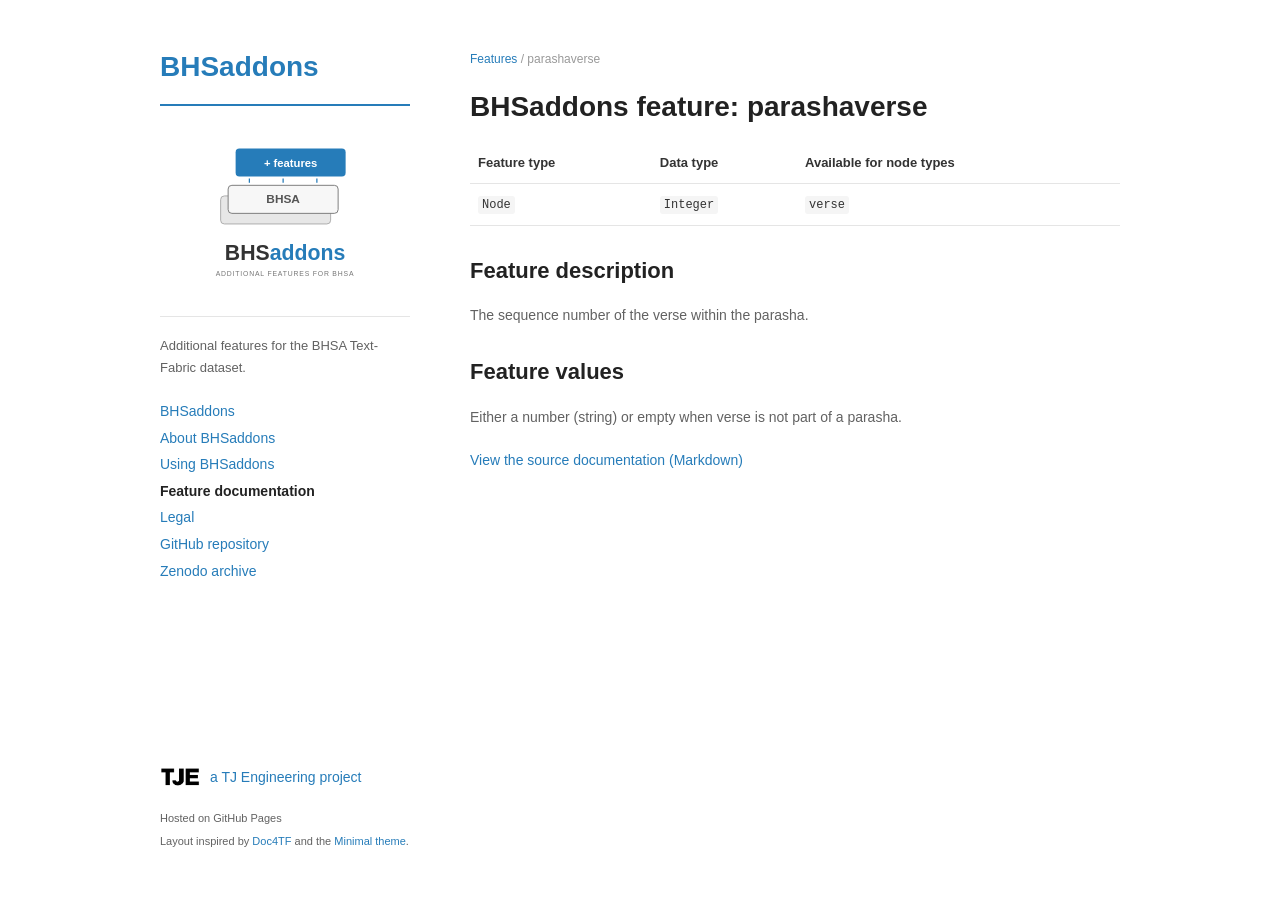
<file: docs/features/parashaverse.html>
<!doctype html>
<html lang="en"><head><meta charset="utf-8"><meta name="viewport" content="width=device-width, initial-scale=1">
<title>parashaverse | BHSaddons</title>
<meta name="description" content="Additional parasha, aliya and word boundary features for the BHSA Text-Fabric dataset.">
<link rel="icon" href="../assets/favicon.svg" type="image/svg+xml"><link rel="stylesheet" href="../assets/style.css"></head>
<body><a class="skip" href="#content">Skip to content</a><div class="wrapper">
<header><h1><a href="../index.html">BHSaddons</a></h1>
<div class="project-mark"><img src="../assets/logo.svg" width="250" height="163" alt="BHSaddons — additional features layered on the BHSA dataset"></div>
<p class="tagline">Additional features for the BHSA Text-Fabric dataset.</p>
<nav aria-label="Project navigation"><a href="../index.html">BHSaddons</a><a href="../about.html">About BHSaddons</a><a href="../usage.html">Using BHSaddons</a><a href="../features.html" aria-current="page">Feature documentation</a><a href="../legal.html">Legal</a><a href="https://github.com/tonyjurg/BHSaddons">GitHub repository</a><a href="https://doi.org/10.5281/zenodo.14051603">Zenodo archive</a></nav></header>
<main id="content"><p class="breadcrumb"><a href="../features.html">Features</a> / parashaverse</p><h1>BHSaddons feature: parashaverse</h1>
<div class="table-wrap"><table><thead><tr><th>Feature type</th><th>Data type</th><th>Available for node types</th></tr></thead><tbody><tr><td><code>Node</code></td><td><code>Integer</code></td><td><code>verse</code></td></tr></tbody></table></div>
<h2>Feature description</h2>
<p>The sequence number of the verse within the parasha.</p>
<h2>Feature values</h2>
<p>Either a number (string) or empty when verse is not part of a parasha.</p><p><a href="parashaverse.md">View the source documentation (Markdown)</a></p></main>
<footer><p><a class="project-credit" href="https://www.tj-engineering.nl"><img src="../assets/tje-black.png" width="40" height="40" alt="TJ Engineering"><span>a TJ Engineering project</span></a></p><p><small>Hosted on GitHub Pages<br>Layout inspired by <a href="https://tonyjurg.github.io/Doc4TF/">Doc4TF</a> and the <a href="https://github.com/orderedlist/minimal">Minimal theme</a>.</small></p></footer>
</div></body></html>
</file>
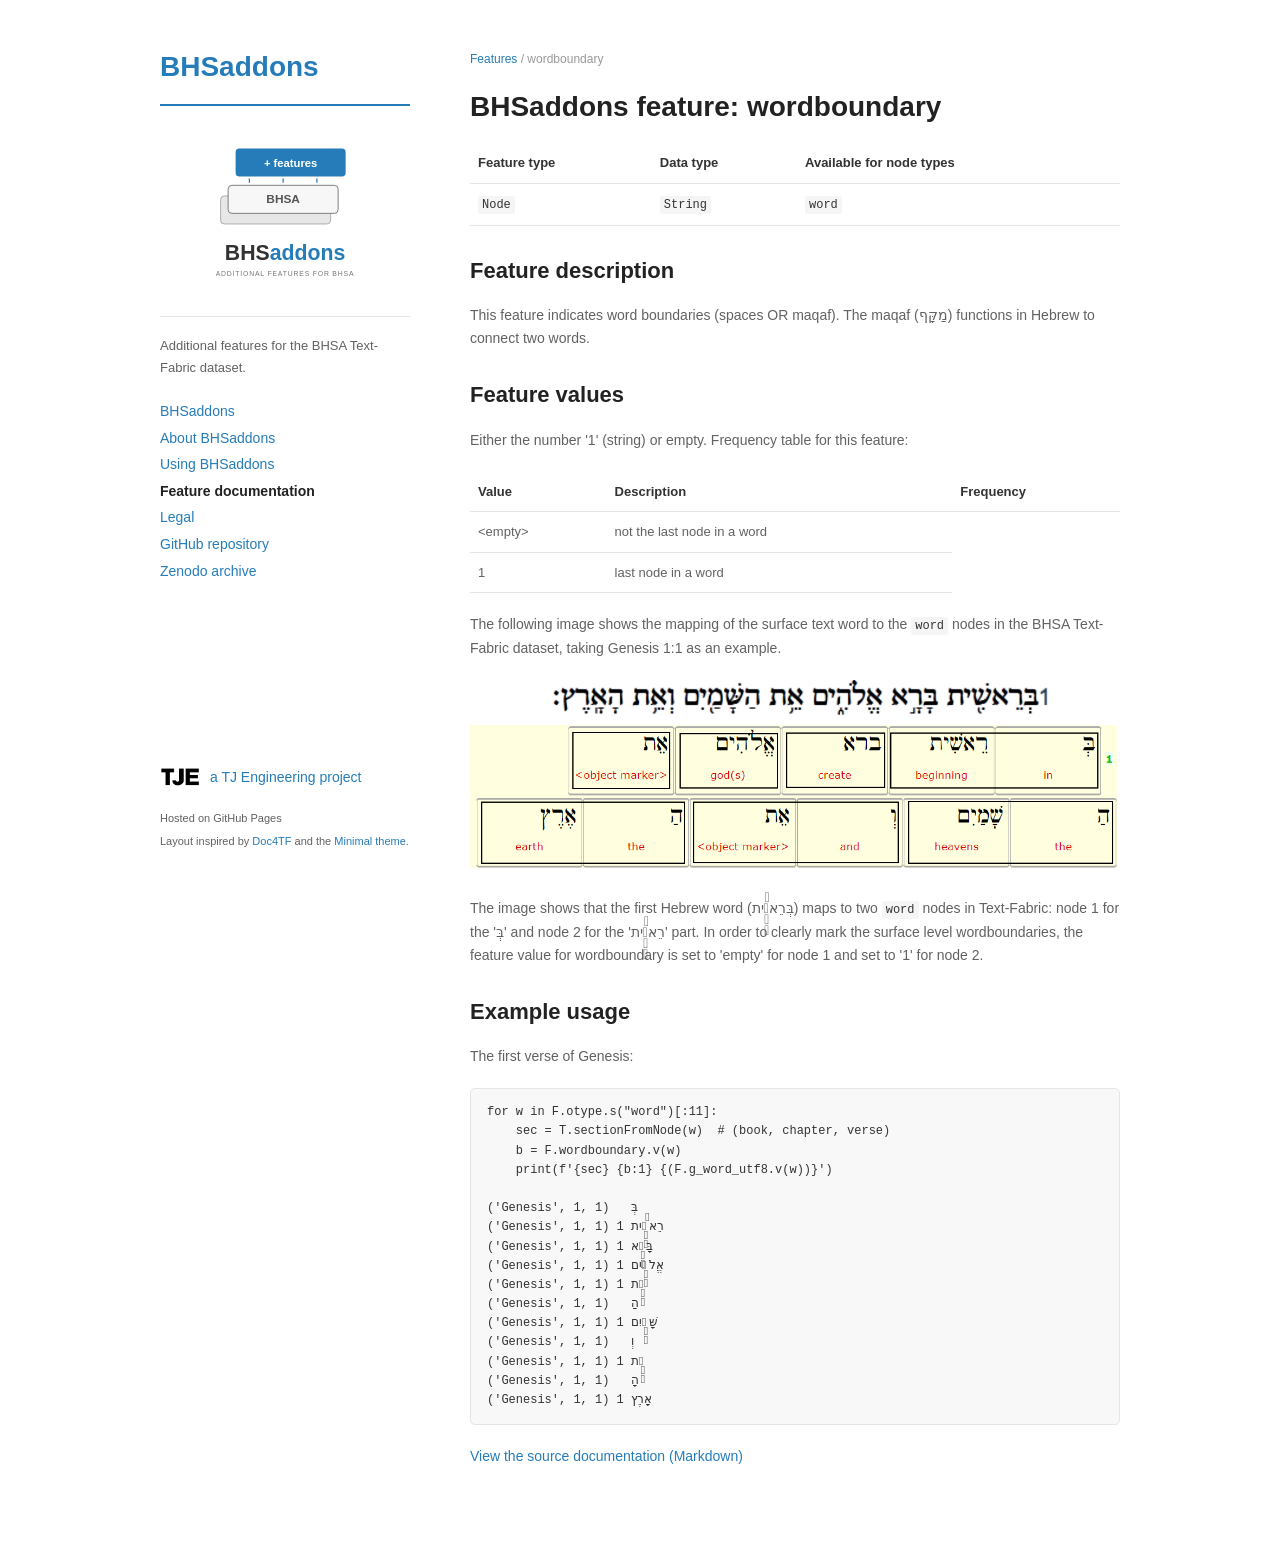
<file: docs/features/wordboundary.html>
<!doctype html>
<html lang="en"><head><meta charset="utf-8"><meta name="viewport" content="width=device-width, initial-scale=1">
<title>wordboundary | BHSaddons</title>
<meta name="description" content="Additional parasha, aliya and word boundary features for the BHSA Text-Fabric dataset.">
<link rel="icon" href="../assets/favicon.svg" type="image/svg+xml"><link rel="stylesheet" href="../assets/style.css"></head>
<body><a class="skip" href="#content">Skip to content</a><div class="wrapper">
<header><h1><a href="../index.html">BHSaddons</a></h1>
<div class="project-mark"><img src="../assets/logo.svg" width="250" height="163" alt="BHSaddons — additional features layered on the BHSA dataset"></div>
<p class="tagline">Additional features for the BHSA Text-Fabric dataset.</p>
<nav aria-label="Project navigation"><a href="../index.html">BHSaddons</a><a href="../about.html">About BHSaddons</a><a href="../usage.html">Using BHSaddons</a><a href="../features.html" aria-current="page">Feature documentation</a><a href="../legal.html">Legal</a><a href="https://github.com/tonyjurg/BHSaddons">GitHub repository</a><a href="https://doi.org/10.5281/zenodo.14051603">Zenodo archive</a></nav></header>
<main id="content"><p class="breadcrumb"><a href="../features.html">Features</a> / wordboundary</p><h1>BHSaddons feature: wordboundary</h1>
<div class="table-wrap"><table><thead><tr><th>Feature type</th><th>Data type</th><th>Available for node types</th></tr></thead><tbody><tr><td><code>Node</code></td><td><code>String</code></td><td><code>word</code></td></tr></tbody></table></div>
<h2>Feature description</h2>
<p>This feature indicates word boundaries (spaces OR maqaf). The maqaf (מַקָּף‎) functions in Hebrew to connect two words.</p>
<h2>Feature values</h2>
<p>Either the number '1' (string) or empty. Frequency table for this feature:</p>
<div class="table-wrap"><table><thead><tr><th>Value</th><th>Description</th><th>Frequency</th></tr></thead><tbody><tr><td>&lt;empty&gt;</td><td>not the last node in a word</td></tr><tr><td>1</td><td>last node in a word</td></tr></tbody></table></div>
<p>The following image shows the mapping of the surface text word to the <code>word</code> nodes in the BHSA Text-Fabric dataset, taking Genesis 1:1 as an example.</p>
<p><img src="images/wordboundary.png"></p>
<p>The image shows that the first Hebrew word (בְּרֵאשִׁ֖ית) maps to two <code>word</code> nodes in Text-Fabric: node 1 for the 'בְּ' and node 2 for the 'רֵאשִׁ֖ית' part. In order to clearly mark the surface level wordboundaries, the feature value for wordboundary is set to 'empty' for node 1 and set to '1' for node 2.</p>
<h2>Example usage</h2>
<p>The first verse of Genesis:</p>
<pre><code>for w in F.otype.s(&quot;word&quot;)[:11]:
    sec = T.sectionFromNode(w)  # (book, chapter, verse)
    b = F.wordboundary.v(w)
    print(f&#x27;{sec} {b:1} {(F.g_word_utf8.v(w))}&#x27;)

(&#x27;Genesis&#x27;, 1, 1)   בְּ
(&#x27;Genesis&#x27;, 1, 1) 1 רֵאשִׁ֖ית
(&#x27;Genesis&#x27;, 1, 1) 1 בָּרָ֣א
(&#x27;Genesis&#x27;, 1, 1) 1 אֱלֹהִ֑ים
(&#x27;Genesis&#x27;, 1, 1) 1 אֵ֥ת
(&#x27;Genesis&#x27;, 1, 1)   הַ
(&#x27;Genesis&#x27;, 1, 1) 1 שָּׁמַ֖יִם
(&#x27;Genesis&#x27;, 1, 1)   וְ
(&#x27;Genesis&#x27;, 1, 1) 1 אֵ֥ת
(&#x27;Genesis&#x27;, 1, 1)   הָ
(&#x27;Genesis&#x27;, 1, 1) 1 אָֽרֶץ</code></pre><p><a href="wordboundary.md">View the source documentation (Markdown)</a></p></main>
<footer><p><a class="project-credit" href="https://www.tj-engineering.nl"><img src="../assets/tje-black.png" width="40" height="40" alt="TJ Engineering"><span>a TJ Engineering project</span></a></p><p><small>Hosted on GitHub Pages<br>Layout inspired by <a href="https://tonyjurg.github.io/Doc4TF/">Doc4TF</a> and the <a href="https://github.com/orderedlist/minimal">Minimal theme</a>.</small></p></footer>
</div></body></html>
</file>
<file: docs/assets/style.css>
/* A compact documentation layout inspired by Doc4TF and Minimal. */
.project-credit{display:flex;align-items:center;gap:10px}.project-credit img{flex:none;width:40px;height:40px;object-fit:contain}
:root{color-scheme:light}body{background:#fff;padding:50px;font:14px/1.65 -apple-system,BlinkMacSystemFont,"Segoe UI",Arial,sans-serif;color:#626262;margin:0} .wrapper{width:960px;margin:0 auto}header{width:250px;float:left;position:fixed}main{width:650px;float:right;padding-bottom:60px}footer{width:250px;position:fixed;bottom:40px}h1,h2,h3{color:#222;line-height:1.2;margin:0 0 20px}h1{font-size:28px}h2{font-size:22px;margin-top:32px}h3{font-size:18px}p,ul,table,pre,blockquote{margin:0 0 20px}a{color:#267cb9;text-decoration:none}a:hover{text-decoration:underline;color:#145582}a:focus-visible{outline:2px solid #267cb9;outline-offset:4px}strong{color:#333}nav a{display:block;line-height:1.9}nav a[aria-current]{font-weight:600;color:#222}.tagline{font-size:13px;margin-top:18px;max-width:230px}.project-mark{border-top:2px solid #267cb9;border-bottom:1px solid #e5e5e5;padding:22px 0 19px;text-align:center}.project-mark span{display:block;font-family:"Times New Roman",serif;font-size:42px;color:#333;line-height:1.4}.project-mark small{display:block;color:#888;letter-spacing:2px;font-size:10px;margin-top:12px}small{font-size:11px}footer p{margin-bottom:8px}code,pre{font-family:Consolas,"Liberation Mono",monospace;color:#333;font-size:12px}code{background:#f5f5f5;padding:2px 4px;border-radius:3px}pre{padding:14px 16px;background:#f8f8f8;border:1px solid #e5e5e5;border-radius:5px;overflow:auto;line-height:1.6}pre code{padding:0;background:none}.table-wrap{overflow-x:auto;margin-bottom:20px}table{width:100%;border-collapse:collapse;margin:0;font-size:13px}th,td{text-align:left;padding:9px 8px;border-bottom:1px solid #e5e5e5;vertical-align:top}th{color:#333;font-weight:600}td:first-child code{white-space:nowrap}blockquote{border-left:3px solid #ddd;padding:0 0 0 18px;color:#737373}img{max-width:100%;height:auto}.breadcrumb{font-size:12px;color:#999}.skip{position:absolute;left:-9999px}.skip:focus{left:20px;top:10px;background:white;padding:8px;z-index:1}
@media(max-width:1100px){.wrapper{width:860px}main{width:560px}}
@media(max-width:960px){body{padding:30px}.wrapper{width:auto;margin:0}header,main,footer{float:none;position:static;width:auto}header{padding-bottom:24px;border-bottom:1px solid #e5e5e5;margin-bottom:30px}.project-mark{max-width:250px}.tagline{max-width:none}nav{display:flex;flex-wrap:wrap;gap:4px 18px}main{padding-bottom:30px}footer{border-top:1px solid #e5e5e5;padding-top:20px}}
@media(max-width:480px){body{padding:20px}h1{font-size:25px}h2{font-size:20px}th,td{padding:8px 6px}}
</file>
